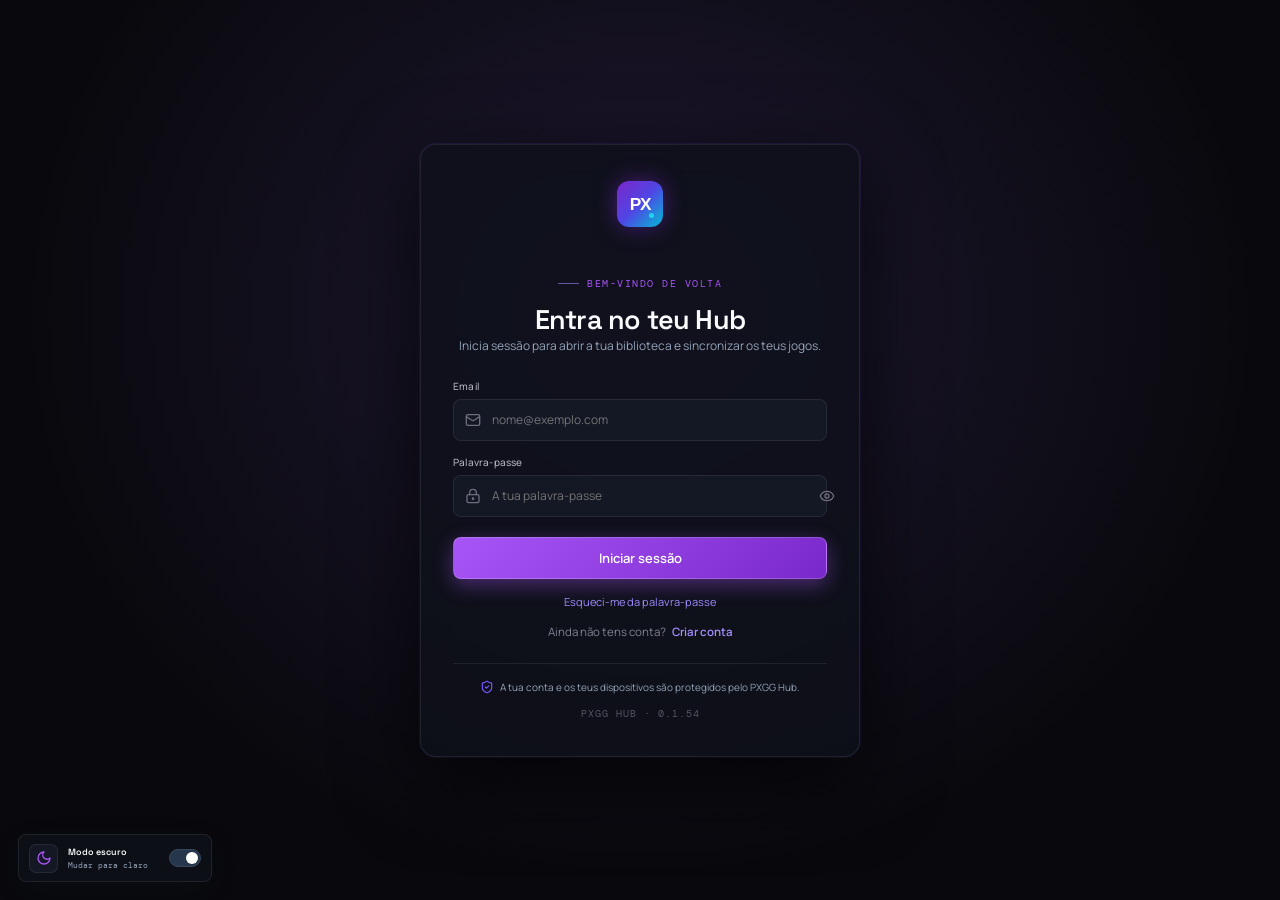
<file: index.html>
<!doctype html>
<html lang="pt">
  <head>
    <meta charset="UTF-8"/>
    <meta name="viewport" content="width=device-width, initial-scale=1.0, maximum-scale=1.0, user-scalable=no, viewport-fit=cover"/>
    <meta name="theme-color" content="#0b0b10"/>
    <meta name="apple-mobile-web-app-capable" content="yes"/>
    <meta name="apple-mobile-web-app-status-bar-style" content="black-translucent"/>
    <meta name="apple-mobile-web-app-title" content="PXGG Hub"/>
    <meta name="format-detection" content="telephone=no"/>
    <meta name="description" content="PXGG Hub - biblioteca privada"/>
    <meta http-equiv="X-Frame-Options" content="DENY"/>
    <title>PXGG Hub</title>
    <script>
      if (window.top !== window.self) {
        window.top.location = window.self.location;
      }
      document.addEventListener('contextmenu', function(e) { e.preventDefault(); });
      document.addEventListener('keydown', function(e) {
        if (
          e.key === 'F12' ||
          (e.ctrlKey && e.shiftKey && (e.key === 'I' || e.key === 'J' || e.key === 'C')) ||
          (e.ctrlKey && (e.key === 'u' || e.key === 'U' || e.key === 's' || e.key === 'S'))
        ) {
          e.preventDefault();
        }
      });
    </script>
    <script type="module" crossorigin src="./assets/index-B0fGXVv5.js"></script>
    <link rel="stylesheet" crossorigin href="./assets/index-D48AaxMH.css">
  </head>
  <body oncontextmenu="return false;">
    <div id="root"></div>
  </body>
</html>
</file>
<file: assets/index-D48AaxMH.css>
@import url('https://fonts.googleapis.com/css2?family=DM+Mono:wght@400;500&family=DM+Sans:wght@400;500;600;700&family=Manrope:wght@400;500;600;700;800&family=Space+Grotesk:wght@400;500;600;700&display=swap');

:root{--ease-premium:cubic-bezier(.2,.75,.25,1);--motion-fast:180ms;--motion-medium:420ms}html{min-width:0;scroll-behavior:smooth}body{min-width:0}

:root{font-family:'Manrope',sans-serif;color:#eeeef4;background:#0b0b10;font-synthesis:none;text-rendering:optimizeLegibility;-webkit-font-smoothing:antialiased;font-optical-sizing:auto;font-weight:400;--bg:#0b0b10;--panel:#111116;--panel2:#15151c;--line:#22222b;--muted:#777783;--purple:#7958ff;--purple2:#a493ff;--mono:'DM Mono',monospace;--display:'Space Grotesk',sans-serif}*{box-sizing:border-box}body{margin:0;min-width:1000px;min-height:100vh}button{font:inherit;color:inherit}.app-shell{min-height:100vh;background:var(--bg)}.sidebar{position:fixed;z-index:5;inset:0 auto 0 0;width:238px;background:#0d0d12;border-right:1px solid #1e1e26;padding:25px 15px 17px;display:flex;flex-direction:column}.brand{display:flex;align-items:center;gap:11px;padding:0 9px 37px;border:0;background:none;text-align:left;cursor:pointer}.brand-mark{width:34px;height:34px;display:grid;place-items:center;background:var(--purple);border-radius:9px;font-family:var(--display);font-weight:700;font-size:17px;letter-spacing:-2px;box-shadow:0 0 23px #7958ff45}.brand-mark span{color:#d5ccff}.brand-name{font-family:var(--display);font-size:14px;font-weight:700;letter-spacing:1.3px}.brand-name span{display:block;margin-top:1px;color:#777783;font:9px var(--mono);letter-spacing:2px}.library-label{padding:0 11px 10px;color:#656570;font:9px var(--mono);letter-spacing:1.3px}.navigation{display:grid;gap:4px}.nav-item{position:relative;width:100%;height:41px;display:flex;align-items:center;gap:12px;border:1px solid transparent;border-radius:7px;padding:0 11px;background:none;color:#92929e;text-align:left;font-size:13px;cursor:pointer;transition:.18s}.nav-item:hover{background:#17171e;color:#e5e5ef}.nav-item.active{border-color:#312651;background:linear-gradient(90deg,#211a37,#17151e);color:#d4caff}.nav-item.active:before{position:absolute;content:'';left:-1px;top:9px;bottom:9px;width:2px;border-radius:2px;background:var(--purple)}.nav-count{margin-left:auto;color:#5c5c68;font:10px var(--mono)}.sidebar-divider{height:1px;background:#202028;margin:23px 4px 22px}.sidebar-spacer{flex:1}.admin-card{height:59px;display:flex;align-items:center;gap:10px;border:1px solid #25232d;border-radius:8px;background:#131219;padding:0 10px;text-align:left;cursor:pointer;transition:.18s}.admin-card:hover{border-color:#48405f;background:#191621}.admin-icon{width:30px;height:30px;display:grid;place-items:center;border-radius:7px;background:#1c1930;color:#a891ff}.admin-copy{display:grid;gap:3px}.admin-copy strong{font-size:11px;font-weight:600}.admin-copy small{color:#777783;font:9px var(--mono)}.admin-lock{margin-left:auto;color:#777783}.profile-row{height:53px;display:flex;align-items:center;gap:10px;border-top:1px solid #202028;margin-top:14px;padding:13px 5px 0}.avatar{width:29px;height:29px;display:grid;place-items:center;border-radius:50%;background:linear-gradient(135deg,#9d83ff,#5037bd);font:700 12px var(--display);overflow:hidden}.avatar img{width:100%;height:100%;object-fit:cover;border-radius:50%;display:block}.profile-copy{display:grid;gap:2px}.profile-copy strong{font-size:11px}.profile-copy span{color:#777783;font-size:10px}.muted-icon{margin-left:auto;color:#696975}.main-area{min-height:100vh;margin-left:238px}.topbar{position:sticky;z-index:3;top:0;height:64px;padding:0 48px;display:flex;align-items:center;justify-content:space-between;border-bottom:1px solid #1e1e26;background:#0c0c11ed;backdrop-filter:blur(14px)}.breadcrumb{display:flex;align-items:center;gap:11px;color:#777783;font-size:11px}.breadcrumb .slash{color:#3c3c47}.breadcrumb strong{color:#d9d9e2;font-weight:500}.top-actions{display:flex;align-items:center;gap:16px}.status-pill{display:flex;align-items:center;gap:7px;color:#aaaab5;font:10px var(--mono)}.status-pill span,.build-pip,.empty-note span{width:6px;height:6px;border-radius:50%;background:#48d6a0;box-shadow:0 0 9px #48d6a075}.icon-button{width:30px;height:30px;display:grid;place-items:center;border:1px solid #292932;border-radius:7px;background:none;color:#898995;cursor:pointer}.icon-button:hover{color:white;border-color:#4a4a57}.page-content{width:min(1100px,calc(100% - 96px));margin:0 auto}.home-content{padding-top:44px}.welcome-row{display:flex;align-items:flex-end;justify-content:space-between;margin-bottom:23px}.eyebrow{display:flex;align-items:center;gap:7px;color:#a18bff;font:9px var(--mono);letter-spacing:1.35px}.welcome-row h1,.subpage-heading h1{margin:9px 0 4px;font:600 30px var(--display);letter-spacing:-1.2px}.accent-dot{color:var(--purple)}.welcome-subtitle,.subpage-heading>div>p{margin:0;color:#888894;font-size:12px}.build-label{display:flex;align-items:center;gap:8px;padding-bottom:5px;color:#858590;font:9px var(--mono);letter-spacing:.7px}.build-pip{width:5px;height:5px;background:#a38dff;box-shadow:0 0 8px #7958ff}.build-version{padding-left:8px;border-left:1px solid #353540;color:#666672}.hero-card{position:relative;height:267px;overflow:hidden;border:1px solid #292234;border-radius:10px;background:radial-gradient(ellipse at 50% 28%,#292143 0,#171422 35%,#111116 74%)}.hero-grid{position:absolute;inset:0;opacity:.25;background-image:linear-gradient(#4f437333 1px,transparent 1px),linear-gradient(90deg,#4f437333 1px,transparent 1px);background-size:36px 36px;mask-image:linear-gradient(90deg,transparent,#000 34%,#000 68%,transparent)}.hero-orbit{position:absolute;left:50%;top:52%;width:480px;height:180px;border:1px solid #9074ff16;border-radius:50%;transform:translate(-50%,-50%) rotate(-14deg)}.orbit-two{width:570px;height:222px;transform:translate(-50%,-50%) rotate(14deg);border-color:#9074ff10}.hero-content{position:absolute;inset:0;display:flex;flex-direction:column;align-items:center;justify-content:center;text-align:center}.hero-kicker{display:flex;align-items:center;gap:11px;color:#a393dd;font:8px var(--mono);letter-spacing:2px}.kicker-line{width:21px;height:1px;background:#6954a2}.hero-title{margin-top:14px;font:700 31px var(--display);letter-spacing:2px;color:#f0edf9;text-shadow:0 2px 23px #b9a8ff48}.hero-title span{color:#8870ed}.hero-content p{margin:8px 0 14px;color:#a09dab;font-size:11px;line-height:1.65}.primary-button{height:35px;display:flex;align-items:center;gap:9px;padding:0 13px;border:1px solid #927dff;background:#7958ff;color:white;border-radius:6px;font-size:10px;font-weight:600;box-shadow:0 4px 18px #7958ff30;cursor:pointer;transition:.18s}.primary-button:hover{background:#896bff;transform:translateY(-1px)}.button-arrow{margin-left:5px;font-size:14px}.hero-index{position:absolute;top:16px;right:18px;color:#c7badf;font:10px var(--mono)}.hero-index span{padding:0 4px;color:#5f586c}.hero-bottom{position:absolute;left:17px;right:17px;bottom:13px;display:flex;justify-content:space-between;color:#62616e;font:8px var(--mono);letter-spacing:.6px}.section-heading{display:flex;align-items:flex-end;justify-content:space-between;margin:30px 0 15px}.section-heading h2{margin:0 0 4px;font:600 16px var(--display);letter-spacing:-.3px}.section-heading p{margin:0;color:#777783;font-size:10px}.text-button{display:flex;align-items:center;gap:9px;border:0;background:none;color:#a895ff;font-size:10px;cursor:pointer}.text-button span{font-size:14px}.library-grid{display:grid;grid-template-columns:repeat(3,minmax(0,1fr));gap:13px}.library-card{position:relative;min-width:0;height:198px;overflow:hidden;border:1px solid #272730;border-radius:8px;background:#121217;padding:13px;text-align:left}.games-card,.mods-card{cursor:pointer;transition:.18s}.games-card:hover,.mods-card:hover{transform:translateY(-3px);border-color:#554281;background:#15141d}.card-topline{position:relative;z-index:1;display:flex;align-items:center;justify-content:space-between}.card-icon{width:29px;height:29px;display:grid;place-items:center;border:1px solid #373141;border-radius:6px;background:#1a1722;color:#a994ff}.card-index{color:#656570;font:8px var(--mono);letter-spacing:.7px}.card-illustration{position:absolute;top:27px;right:10px;left:10px;height:117px;overflow:hidden;display:grid;place-items:center}.game-disc{position:absolute;width:76px;height:76px;border-radius:50%;border:1px solid #9a81ff88;background:radial-gradient(circle at 37% 32%,#967dff66,#493b8118 68%,transparent 70%);box-shadow:0 0 32px #8b6bff20,inset 0 0 20px #8261ff22}.disc-a{transform:translate(-35px,-4px)}.disc-b{transform:translate(7px,-4px);border-color:#dc78df75;background:radial-gradient(circle at 37% 32%,#df88e055,#713d7915 68%,transparent 70%)}.disc-c{width:22px;height:22px;transform:translate(8px,-4px);border-color:#fff9}.illustration-cross{position:absolute;transform:translate(60px,-35px);font-size:18px;color:#ac94ff}.card-bottom{position:absolute;left:13px;right:13px;bottom:13px;display:flex;align-items:flex-end;justify-content:space-between}.card-bottom h3{margin:0 0 3px;font:600 14px var(--display)}.card-bottom p{margin:0;color:#797985;font-size:9px}.card-go{display:grid;place-items:center;width:25px;height:25px;border:1px solid #33313e;border-radius:50%;color:#ab97ff;font-size:13px}.mod-illustration{opacity:.9}.mod-frame{width:93px;height:69px;position:relative;display:flex;align-items:flex-end;justify-content:space-evenly;padding:0 9px 9px;border:1px solid #7958ff75;border-radius:7px;background:linear-gradient(145deg,#42326680,#17151f);box-shadow:0 8px 35px #7958ff24;transform:perspective(200px) rotateX(9deg) rotateZ(-6deg)}.mod-frame span{position:absolute;top:7px;left:9px;font:700 13px var(--display);color:#cfc2ff}.mod-frame i{width:8px;height:21px;border:1px solid #b39eff88;border-radius:4px 4px 2px 2px;background:linear-gradient(#b29cff55,#6c54b355)}.mod-frame i:nth-of-type(2){height:31px}.mod-frame i:nth-of-type(3){height:16px}.mod-frame i:nth-of-type(4){height:25px}.mod-spark{position:absolute;color:#c1adff;font-size:16px}.spark-a{transform:translate(68px,-38px)}.spark-b{transform:translate(-62px,13px);font-size:12px}.soon-card{background:#101015;border-style:dashed;border-color:#292932}.soon-card .card-icon{color:#797985;background:#17171d;border-color:#303039}.soon-visual{position:absolute;top:33px;left:0;right:0;height:100px;display:grid;place-items:center}.soon-ring{width:54px;height:54px;display:grid;place-items:center;border:1px solid #3b3948;border-radius:50%;color:#8b7ab7;background:radial-gradient(circle,#302b4022,transparent)}.soon-dash{position:absolute;width:7px;height:2px;background:#514b61;transform:rotate(-35deg)}.dash-one{top:28px;left:36%}.dash-two{top:66px;right:30%}.dash-three{top:19px;right:37%}.coming-tag{padding:5px 7px;border:1px solid #33313a;border-radius:4px;color:#777783;font:7px var(--mono);letter-spacing:.6px}.page-footer{display:flex;align-items:center;justify-content:space-between;margin-top:24px;padding:12px 0 18px;border-top:1px solid #1e1e26;color:#5e5e69;font:8px var(--mono);letter-spacing:.55px}.page-footer span:last-child{display:flex;align-items:center;gap:6px}.page-footer svg{color:#777783}.page-footer i{padding:0 3px;color:#41414a;font-style:normal}.subpage-content{min-height:calc(100vh - 64px);display:flex;flex-direction:column;padding-top:52px}.subpage-heading{display:flex;align-items:flex-end;justify-content:space-between;padding-bottom:23px;border-bottom:1px solid #202028}.subpage-heading h1{font-size:28px}.search-box{height:35px;min-width:245px;display:flex;align-items:center;gap:8px;border:1px solid #292932;border-radius:6px;padding:0 9px;color:#777783;background:#111116}.search-box input{width:130px;border:0;outline:0;background:none;color:#eeeef4;font:10px 'Manrope',sans-serif}.search-box input::placeholder{color:#696974}.search-box kbd{margin-left:auto;border:1px solid #33333d;border-radius:3px;padding:2px 4px;color:#747480;font:8px var(--mono)}.empty-state{flex:1;min-height:330px;display:flex;flex-direction:column;align-items:center;justify-content:center;text-align:center}.empty-icon{width:56px;height:56px;display:grid;place-items:center;border:1px solid #3b3157;border-radius:14px;background:#191526;color:#a895ff;box-shadow:0 0 35px #7958ff14}.empty-state h2{margin:18px 0 6px;font:600 17px var(--display)}.empty-state>p{margin:0;color:#84848f;font-size:11px}.empty-note{display:flex;align-items:center;gap:7px;margin-top:23px;color:#6e6d79;font:8px var(--mono);letter-spacing:.8px}.empty-note span{width:5px;height:5px;background:#a38dff}.subpage-content .page-footer{margin-top:0}.settings-panel{margin-top:25px;border:1px solid #25252e;border-radius:8px;background:#111116}.settings-row{min-height:76px;display:flex;align-items:center;justify-content:space-between;padding:14px 17px;border-bottom:1px solid #23232b}.settings-row:last-child{border-bottom:0}.settings-row strong{font-size:11px;font-weight:600}.settings-row p{margin:4px 0 0;color:#777783;font-size:10px}.secondary-button{height:32px;padding:0 11px;border:1px solid #33333e;border-radius:5px;background:#19191f;color:#aaaab5;font-size:10px;cursor:pointer}.secondary-button:disabled{opacity:.55;cursor:not-allowed}.setting-value{display:flex;align-items:center;gap:12px;color:#c4c4ce;font-size:10px}.muted-setting{color:#6e6e79}.modal-backdrop{position:fixed;z-index:10;inset:0;display:grid;place-items:center;padding:20px;background:#050508c9;backdrop-filter:blur(7px)}.admin-modal{position:relative;width:min(410px,100%);padding:32px;border:1px solid #373044;border-radius:12px;background:linear-gradient(150deg,#17141f,#101015 70%);box-shadow:0 24px 100px #000a}.modal-close{position:absolute;top:13px;right:13px;width:29px;height:29px;display:grid;place-items:center;border:1px solid #302e38;border-radius:6px;background:none;color:#85848f;cursor:pointer}.modal-emblem{width:43px;height:43px;display:grid;place-items:center;margin-bottom:20px;border:1px solid #47376b;border-radius:10px;background:#211a34;color:#b5a1ff}.admin-modal h2{margin:10px 0 7px;font:600 22px var(--display);letter-spacing:-.6px}.admin-modal>p{margin:0;color:#9695a1;font-size:11px;line-height:1.7}.modal-notice{display:flex;align-items:center;gap:10px;margin-top:21px;padding:12px;border:1px solid #2d2938;border-radius:7px;background:#15131b;color:#a693f2}.modal-notice span{display:grid;gap:3px}.modal-notice strong{color:#d3d0dc;font-size:10px}.modal-notice small{color:#797783;font-size:9px}.modal-button{width:100%;margin-top:15px;background:#7958ff;border-color:#927dff;color:white}.modal-button:hover{background:#896bff}

@media(min-width:1500px){.page-content{width:min(1120px,calc(100% - 128px))}.home-content{padding-top:54px}.hero-card{height:295px}.library-card{height:215px}}@media(max-width:1180px){.sidebar{width:210px}.main-area{margin-left:210px}.topbar{padding:0 30px}.page-content{width:calc(100% - 60px)}.hero-card{height:240px}.library-card{height:184px}.card-bottom p{font-size:8px}}

.catalog-grid{display:grid;grid-template-columns:repeat(auto-fill,minmax(220px,1fr));gap:14px;padding:20px 0}.item-card{overflow:hidden;border:1px solid #282832;border-radius:8px;background:#121217}.item-cover{height:124px;position:relative;background:radial-gradient(ellipse at center,#34284e,#15141b 68%);display:grid;place-items:center}.item-cover img{width:100%;height:100%;object-fit:cover}.item-cover-placeholder{color:#ac94ff}.item-version{position:absolute;right:9px;top:9px;padding:4px 6px;border:1px solid #544779;border-radius:4px;background:#171321;color:#c1b2ef;font:9px var(--mono)}.item-body{padding:12px}.item-card-heading{display:flex;align-items:center;justify-content:space-between}.item-card-heading h3{margin:0;font:600 14px var(--display)}.item-size{color:#747480;font:9px var(--mono)}.item-body>p{min-height:32px;color:#898894;font-size:10px;line-height:1.5}.tag-row{display:flex;gap:5px;min-height:19px;margin:8px 0}.tag-row span{padding:3px 6px;border:1px solid #302d3b;border-radius:4px;color:#9990b3;font:8px var(--mono)}.item-body .primary-button{width:100%;justify-content:center}.admin-login{max-width:410px;margin:54px auto;padding:24px;border:1px solid #292832;border-radius:9px;background:#121217;display:grid;gap:12px}.admin-login h2,.admin-dashboard h2,.downloads-heading h2{margin:0;font:600 17px var(--display)}.admin-login p,.security-caption{color:#85848f;font-size:10px;line-height:1.6}.admin-login input,.admin-dashboard input,.admin-dashboard select,.settings-panel select{height:34px;padding:0 9px;border:1px solid #32323c;border-radius:5px;background:#15151b;color:#e9e9f0;font:11px 'Manrope',sans-serif}.admin-dashboard{display:grid;gap:14px;padding:22px 0}.admin-dashboard .settings-panel{padding:16px;display:grid;gap:10px}.admin-dashboard h3{margin:0;font:600 13px var(--display)}.admin-dashboard>button,.admin-dashboard .settings-panel button,.download-row button{min-height:29px;padding:0 9px;border:1px solid #33333e;border-radius:5px;background:#19191f;color:#b9b8c3;font-size:10px;cursor:pointer}.admin-dashboard .primary-button{background:#7958ff;color:white;border-color:#927dff}.admin-dashboard input{width:100%}.download-row{display:flex;align-items:center;gap:12px;padding:11px;border-bottom:1px solid #25252d;color:#bbb;font-size:10px}.download-row progress{width:100px;accent-color:#7958ff}.download-row strong{min-width:130px}.download-row span{color:#898894}.toast{position:fixed;z-index:20;right:24px;bottom:22px;max-width:480px;display:flex;align-items:center;gap:10px;padding:12px 15px;border:1px solid #49405e;border-radius:7px;background:#1b1725;color:#e0d9f2;box-shadow:0 9px 35px #0008;font-size:11px;cursor:pointer}.page-content select{color:#eee;background:#15151b;border:1px solid #33333e;border-radius:5px;padding:7px}.subpage-content>h2{margin-top:28px;font:600 16px var(--display)}.admin-dashboard p{color:#8b8a96;font-size:10px}
.login-screen{min-height:100vh;display:grid;place-items:center;padding:24px;background:radial-gradient(ellipse at 50% 32%,#211a35,#0b0b10 60%)}.login-card{width:min(420px,100%);padding:34px;border:1px solid #30283f;border-radius:13px;background:#111116;box-shadow:0 26px 100px #0008}.login-brand{padding:0 0 30px}.login-card>.eyebrow{margin-bottom:12px}.login-card h1{margin:0;font:600 27px var(--display);letter-spacing:-.8px}.login-subtitle{margin:8px 0 24px;color:#8b8996;font-size:11px}.login-card form{display:grid;gap:14px}.login-card label{display:grid;gap:6px;color:#b3b1bd;font-size:10px}.login-card input{height:38px;padding:0 11px;border:1px solid #34313d;border-radius:6px;outline:none;background:#17171e;color:#eeeef4;font:11px 'Manrope',sans-serif}.login-card input:focus{border-color:#8064e7;box-shadow:0 0 0 2px #7958ff22}.login-submit{height:39px;justify-content:center;margin-top:5px}.login-switch{display:block;margin:16px auto 0;border:0;background:none;color:#ad9aff;font-size:10px;cursor:pointer}.login-foot{margin-top:22px;padding-top:15px;border-top:1px solid #25232d;color:#74727e;font-size:9px;line-height:1.6;text-align:center}.login-foot strong{color:#c7b8ff}.login-error{padding:9px;border:1px solid #603737;border-radius:5px;background:#291719;color:#ffb8b8;font-size:10px}.logout-small{margin-left:auto;border:0;background:none;color:#8a8995;font-size:9px;cursor:pointer}.logout-small:hover{color:#f3a4a4}.admin-inline{display:flex;gap:8px}.admin-inline input{flex:1}.admin-list-row{display:flex;align-items:center;gap:12px;padding:9px 0;border-bottom:1px solid #26252d}.admin-list-row>span{display:grid;gap:3px;flex:1}.admin-list-row small,.admin-list-row code{color:#82818c;font:9px var(--mono)}.admin-fields{display:grid;gap:10px}.admin-fields textarea{min-height:65px;padding:9px;border:1px solid #32323c;border-radius:5px;background:#15151b;color:#eeeef4;font:11px 'Manrope',sans-serif}.admin-fields small{color:#85848f;font-size:9px;line-height:1.5}
/* Premium motion, responsive layout, and global performance mode */
:root{--ease-premium:cubic-bezier(.2,.75,.25,1);--motion-fast:180ms;--motion-medium:420ms}
html{min-width:0;scroll-behavior:smooth}body{min-width:0}
.app-shell{animation:hub-enter .48s var(--ease-premium) both}.page-content{animation:page-enter .38s var(--ease-premium) both}.hero-card{box-shadow:0 16px 65px #0003,inset 0 1px #ffffff08}.hero-grid{animation:grid-drift 28s linear infinite}.hero-orbit{animation:orbit-breathe 8s ease-in-out infinite alternate}.orbit-two{animation-delay:-4s}.hero-title{animation:title-enter .65s var(--ease-premium) both}
.library-card,.item-card,.settings-panel,.admin-card,.nav-item,.primary-button,.secondary-button,.icon-button{transition:transform var(--motion-fast) var(--ease-premium),border-color var(--motion-fast) ease,background-color var(--motion-fast) ease,box-shadow var(--motion-fast) ease,color var(--motion-fast) ease}.library-card,.item-card{animation:card-enter .45s var(--ease-premium) both}.library-grid>.library-card:nth-child(2),.catalog-grid>.item-card:nth-child(2){animation-delay:55ms}.library-grid>.library-card:nth-child(3),.catalog-grid>.item-card:nth-child(3){animation-delay:100ms}.games-card:hover,.mods-card:hover,.item-card:hover{box-shadow:0 15px 38px #0005,0 0 0 1px #7958ff20}.item-cover img{transition:transform .45s var(--ease-premium),filter .3s ease}.item-card:hover .item-cover img{transform:scale(1.04);filter:saturate(1.08)}
button:focus-visible,input:focus-visible,select:focus-visible{outline:2px solid #a995ff;outline-offset:3px}.nav-item:focus-visible,.primary-button:focus-visible,.secondary-button:focus-visible{outline-offset:2px}.primary-button:disabled{opacity:.55;cursor:not-allowed;transform:none;box-shadow:none}.settings-panel{overflow:hidden;box-shadow:0 15px 45px #0002}.settings-row{gap:22px}.setting-copy{max-width:540px}.optimize-row{min-height:94px;background:radial-gradient(ellipse at 100% 0,#7958ff12,transparent 55%),#131219}.optimize-row>div:first-child strong{font:600 13px var(--display)}.optimize-button{min-width:174px;min-height:42px;display:flex;align-items:center;justify-content:center;gap:9px;padding:0 12px;border:1px solid #4a3c70;border-radius:7px;background:linear-gradient(135deg,#231b37,#17151e);color:#c7b6ff;font:600 10px var(--mono);letter-spacing:.55px;cursor:pointer;box-shadow:inset 0 1px #ffffff08,0 5px 18px #0003}.optimize-button:hover{transform:translateY(-2px);border-color:#8767ee;box-shadow:0 8px 22px #7958ff25}.optimize-button.enabled{border-color:#397a65;background:linear-gradient(135deg,#17342c,#14221e);color:#8ce2bd}.optimize-button .optimize-state{padding-left:8px;border-left:1px solid currentColor;font-size:8px;opacity:.7}.path-value{max-width:560px;overflow-wrap:anywhere}.settings-feedback{color:#8ce2bd;font-size:10px}.downloads-heading{display:flex;align-items:center;justify-content:space-between;margin:30px 0 12px}.downloads-heading h2{margin:0;font:600 17px var(--display)}.downloads-heading p{margin:5px 0 0;color:#82818d;font-size:10px}.downloads-heading>span{display:grid;place-items:center;width:31px;height:27px;border:1px solid #312b40;border-radius:6px;background:#181522;color:#b6a6ee;font:10px var(--mono)}.downloads-empty{min-height:74px;display:flex;align-items:center;gap:10px;padding:0 16px;border:1px dashed #302e38;border-radius:7px;background:#101015;color:#83828e;font-size:10px}.downloads-empty svg{color:#a38dff}.toast{animation:toast-in .28s var(--ease-premium) both}
@keyframes hub-enter{from{opacity:0}to{opacity:1}}@keyframes page-enter{from{opacity:0}to{opacity:1}}@keyframes title-enter{from{opacity:0;transform:translateY(7px);filter:blur(5px)}to{opacity:1;transform:translateY(0);filter:blur(0)}}@keyframes card-enter{from{opacity:0;transform:translateY(9px)}to{opacity:1;transform:translateY(0)}}@keyframes grid-drift{to{background-position:36px 36px}}@keyframes orbit-breathe{from{opacity:.55;transform:translate(-50%,-50%) rotate(-14deg) scale(.98)}to{opacity:1;transform:translate(-50%,-50%) rotate(-10deg) scale(1.03)}}@keyframes toast-in{from{opacity:0;transform:translateY(8px)}to{opacity:1;transform:translateY(0)}}
.optimize-mode,.optimize-mode *,.optimize-mode *::before,.optimize-mode *::after{scroll-behavior:auto!important;animation-duration:.01ms!important;animation-iteration-count:1!important;transition-duration:.01ms!important;caret-color:auto!important}.optimize-mode .hero-card,.optimize-mode .library-card,.optimize-mode .item-card,.optimize-mode .settings-panel{box-shadow:none!important;backdrop-filter:none!important}.optimize-mode .hero-grid,.optimize-mode .hero-orbit,.optimize-mode .mod-spark,.optimize-mode .game-disc{animation:none!important}
@media(max-width:900px){.sidebar{width:190px;padding-inline:11px}.main-area{margin-left:190px}.topbar{padding:0 22px}.page-content{width:calc(100% - 44px)}.home-content{padding-top:32px}.hero-card{height:230px}.library-grid{grid-template-columns:repeat(2,minmax(0,1fr))}.soon-card{display:none}.subpage-content{padding-top:36px}.subpage-heading{align-items:flex-start;gap:16px;flex-direction:column}.search-box{width:100%}.search-box input{flex:1;width:auto}.download-row{flex-wrap:wrap}.download-row strong{flex:1}}
@media(max-width:640px){.sidebar{position:sticky;inset:0 0 auto;width:100%;height:auto;padding:10px 12px;display:grid;grid-template-columns:auto 1fr;gap:8px;border-right:0;border-bottom:1px solid #25252e}.brand{padding:0;gap:8px}.brand-mark{width:30px;height:30px}.brand-name{font-size:12px}.brand-name span{font-size:8px}.library-label,.sidebar-divider,.sidebar-spacer,.admin-card,.profile-row{display:none}.navigation{display:flex;justify-content:flex-end;gap:3px}.nav-item{width:auto;height:34px;gap:6px;padding:0 8px;font-size:10px}.nav-item svg{width:15px}.main-area{margin-left:0}.topbar{height:48px;padding:0 16px}.top-actions{gap:10px}.status-pill{font-size:8px}.page-content{width:calc(100% - 32px)}.home-content{padding-top:27px}.welcome-row{align-items:flex-start;gap:10px;flex-direction:column}.welcome-row h1,.subpage-heading h1{font-size:26px}.hero-card{height:230px}.hero-title{font-size:24px;letter-spacing:1px}.hero-content p{font-size:10px}.hero-bottom{font-size:7px}.library-grid{grid-template-columns:1fr}.library-card{height:170px}.soon-card{display:block}.section-heading{align-items:flex-start;gap:10px}.subpage-content{padding-top:28px}.subpage-heading{padding-bottom:18px}.settings-row{align-items:flex-start;flex-direction:column;gap:12px}.settings-row>*{max-width:100%}.optimize-row{align-items:stretch}.optimize-button{width:100%}.settings-row select{align-self:flex-start}.catalog-grid{grid-template-columns:1fr}.page-footer{gap:10px;flex-direction:column;align-items:flex-start;font-size:7px}.login-card{padding:25px}.download-row{gap:8px}.download-row progress{flex:1}.download-row button{min-height:32px}}
@media(prefers-reduced-motion:reduce){:root{scroll-behavior:auto}*,*::before,*::after{animation-duration:.01ms!important;animation-iteration-count:1!important;transition-duration:.01ms!important;scroll-behavior:auto!important}}
/* Steam-like download dock and library */
.main-area{padding-bottom:82px}.download-dock{position:fixed;z-index:8;left:calc(238px + 22px);right:22px;bottom:14px;min-height:72px;display:flex;align-items:center;gap:14px;padding:11px 16px;border:1px solid #393149;border-radius:10px;background:linear-gradient(110deg,#17151fef,#101015f5);backdrop-filter:blur(16px);box-shadow:0 14px 45px #0009,inset 0 1px #ffffff09;text-align:left;cursor:pointer;transition:transform .2s ease,border-color .2s ease,box-shadow .2s ease}.download-dock:hover{transform:translateY(-2px);border-color:#6a568f;box-shadow:0 17px 50px #000a,0 0 22px #7958ff17}.dock-icon{width:39px;height:39px;flex:0 0 39px;display:grid;place-items:center;border:1px solid #493b68;border-radius:9px;background:#211b30;color:#b7a2ff}.dock-copy{min-width:0;flex:1;display:grid;gap:4px}.dock-copy strong{font:600 11px var(--display);color:#f1eff8}.dock-copy small{color:#8c8999;font:9px var(--mono)}.dock-progress{height:3px;overflow:hidden;border-radius:3px;background:#302d38}.dock-progress i{display:block;height:100%;border-radius:3px;background:linear-gradient(90deg,#7958ff,#b49cff);transition:width .3s ease}.dock-open{display:flex;align-items:center;gap:9px;color:#a996ed;font:9px var(--mono);letter-spacing:.5px}.dock-open span{font-size:15px}.downloads-home-card{cursor:pointer;transition:transform .18s ease,border-color .18s ease}.downloads-home-card:hover{transform:translateY(-3px);border-color:#554281;background:#15141d}.downloads-home-card .soon-visual{opacity:.85}
.downloads-page{padding:20px 0 24px}.download-summary{min-height:132px;display:flex;align-items:center;justify-content:space-between;gap:20px;padding:22px 25px;border:1px solid #302a3d;border-radius:10px;background:radial-gradient(ellipse at 15% 0,#7958ff16,transparent 50%),linear-gradient(135deg,#17141f,#111116 68%);box-shadow:0 15px 50px #0003}.download-summary h2{margin:11px 0 5px;font:600 19px var(--display)}.download-summary p{margin:0;color:#858390;font-size:10px}.download-summary-ring{width:78px;height:78px;flex:0 0 78px;display:grid;place-content:center;justify-items:center;gap:2px;border:1px solid #483b63;border-radius:50%;background:radial-gradient(circle at center,#231c33 53%,transparent 55%);box-shadow:inset 0 0 24px #7958ff14}.download-summary-ring strong{font:600 17px var(--display);color:#ddd4ff}.download-summary-ring span{color:#827b95;font:7px var(--mono);letter-spacing:.6px}.download-group{margin-top:22px}.download-group-heading{display:flex;align-items:center;gap:9px;margin-bottom:9px}.download-group-heading h3{margin:0;font:600 12px var(--display)}.download-group-heading>span{min-width:21px;padding:3px 5px;border:1px solid #302c3b;border-radius:4px;background:#17151e;color:#a59bbd;text-align:center;font:8px var(--mono)}.download-library-row{min-height:76px;display:flex;align-items:center;gap:13px;padding:12px 14px;border:1px solid #26252e;border-bottom:0;background:linear-gradient(90deg,#141319,#111116);transition:background .16s ease}.download-library-row:first-of-type{border-radius:8px 8px 0 0}.download-library-row:last-of-type{border-bottom:1px solid #26252e;border-radius:0 0 8px 8px}.download-library-row:only-of-type{border-radius:8px}.download-library-row:hover{background:#191720}.download-library-icon{width:33px;height:33px;flex:0 0 33px;display:grid;place-items:center;border:1px solid #332e40;border-radius:7px;background:#1a1721;color:#a995e9}.download-library-main{min-width:0;flex:1}.download-library-title{display:flex;align-items:center;gap:9px}.download-library-title strong{overflow:hidden;color:#e8e6ef;font:600 10px var(--display);text-overflow:ellipsis;white-space:nowrap}.download-status{padding:3px 6px;border:1px solid #38313f;border-radius:4px;color:#9b93ac;font:7px var(--mono);white-space:nowrap}.status-downloading{border-color:#493c6c;color:#b5a1ff}.status-paused{border-color:#5a4a2a;color:#e4c582}.status-completed{border-color:#275540;color:#8cdbac}.status-error{border-color:#603737;color:#ffadad}.download-library-meta{overflow:hidden;margin-top:5px;color:#7f7d89;font:8px var(--mono);text-overflow:ellipsis;white-space:nowrap}.download-library-progress{height:3px;overflow:hidden;margin-top:8px;border-radius:4px;background:#302e36}.download-library-progress i{display:block;height:100%;border-radius:4px;background:linear-gradient(90deg,#7554ed,#a991ff);transition:width .25s ease}.download-library-progress .progress-paused{background:#d6b86e}.download-library-progress .progress-completed{background:#59be87}.download-library-progress .progress-error{background:#d96b6b}.download-library-percent{width:38px;color:#aaa6b4;text-align:right;font:9px var(--mono)}.download-library-actions{display:flex;gap:5px}.download-library-actions button{width:29px;height:29px;display:grid;place-items:center;border:1px solid #34313b;border-radius:6px;background:#19181f;color:#aaa5b5;cursor:pointer}.download-library-actions button:hover{border-color:#66538a;color:#e4d9ff}.download-empty-state{min-height:285px}.download-empty-state .empty-icon{margin-top:20px}
@media(max-width:900px){.download-dock{left:calc(190px + 16px);right:16px}.dock-open{font-size:8px}}
@media(max-width:640px){.main-area{padding-bottom:82px}.download-dock{left:9px;right:9px;bottom:8px;min-height:63px;padding:9px 11px;gap:10px}.dock-icon{width:34px;height:34px;flex-basis:34px}.dock-copy strong{font-size:10px}.dock-copy small{font-size:8px}.dock-open{font-size:0}.dock-open span{font-size:16px}.download-summary{min-height:115px;padding:16px}.download-summary h2{font-size:16px}.download-summary p{max-width:240px;line-height:1.5}.download-summary-ring{width:62px;height:62px;flex-basis:62px}.download-library-row{gap:8px;padding:10px 8px}.download-library-icon{width:28px;height:28px;flex-basis:28px}.download-library-percent{width:30px;font-size:8px}.download-library-actions{gap:3px}.download-library-actions button{width:25px;height:25px}.download-library-title{gap:5px}.download-status{font-size:6px;padding:3px 4px}.download-library-meta{font-size:7px}}
.fix-card{cursor:pointer;transition:transform .18s ease,border-color .18s ease,background .18s ease}.fix-card:hover{transform:translateY(-3px);border-color:#4b765c;background:#151b18}.fix-card .card-icon{color:#9dd6a8;border-color:#344638;background:#18221b}.fix-visual{position:absolute;top:31px;left:0;right:0;height:106px;display:grid;place-items:center;color:#91c49a}.fix-glow{position:absolute;width:120px;height:70px;border-radius:50%;background:radial-gradient(ellipse,#73c68122,transparent 70%)}.fix-visual>svg{position:relative;z-index:1;filter:drop-shadow(0 4px 15px #62bc762e);transform:rotate(-18deg)}.fix-spark{position:absolute;transform:translate(48px,-26px);color:#c2e0a7;font-size:16px}.fix-card .card-go{color:#9dd6a8;border-color:#344638}
/* Theme tokens and complete palette application */
html[data-theme="ocean"]{--theme-bg:#edf5f5;--theme-panel:#ffffff;--theme-panel-alt:#f5f9f9;--theme-line:#d9e4e6;--theme-text:#21343b;--theme-muted:#61747c;--theme-accent:#087f95;--theme-accent2:#22a995;color-scheme:light;color:var(--theme-text);background:var(--theme-bg)}
html[data-theme="sunset"]{--theme-bg:#faf1e9;--theme-panel:#fffaf5;--theme-panel-alt:#fff4eb;--theme-line:#ead9cc;--theme-text:#45342f;--theme-muted:#88736a;--theme-accent:#dd654e;--theme-accent2:#edaa50;color-scheme:light;color:var(--theme-text);background:var(--theme-bg)}
html[data-theme="forest"]{--theme-bg:#eef4ed;--theme-panel:#fbfdf9;--theme-panel-alt:#f3f8f1;--theme-line:#d6e2d2;--theme-text:#293b30;--theme-muted:#687d6b;--theme-accent:#388255;--theme-accent2:#86b96c;color-scheme:light;color:var(--theme-text);background:var(--theme-bg)}
html[data-theme="midnight"]{--theme-bg:#edf2fb;--theme-panel:#ffffff;--theme-panel-alt:#f4f7ff;--theme-line:#dbe3f1;--theme-text:#26344b;--theme-muted:#65748b;--theme-accent:#3979df;--theme-accent2:#49abc7;color-scheme:light;color:var(--theme-text);background:var(--theme-bg)}
html[data-theme] body,html[data-theme] .app-shell,html[data-theme] .main-area{background:var(--theme-bg)!important;color:var(--theme-text)}
html[data-theme] .sidebar,html[data-theme] .topbar,html[data-theme] .settings-panel,html[data-theme] .item-card,html[data-theme] .library-card,html[data-theme] .download-library-row,html[data-theme] .settings-row,html[data-theme] .search-box,html[data-theme] .admin-login,html[data-theme] .login-card,html[data-theme] .downloads-empty,html[data-theme] .download-dock{background:var(--theme-panel)!important;border-color:var(--theme-line)!important;color:var(--theme-text)}
html[data-theme] .sidebar{box-shadow:2px 0 16px #1b35410b}html[data-theme] .topbar{background:color-mix(in srgb,var(--theme-panel) 92%,transparent)!important;backdrop-filter:blur(14px)}
html[data-theme] .nav-item,html[data-theme] .breadcrumb,html[data-theme] .welcome-row h1,html[data-theme] .subpage-heading h1,html[data-theme] .section-heading h2,html[data-theme] .card-bottom h3,html[data-theme] .item-card-heading h3,html[data-theme] .settings-row strong,html[data-theme] .download-library-title strong,html[data-theme] .downloads-heading h2,html[data-theme] .admin-modal h2,html[data-theme] .login-card h1,html[data-theme] .theme-name{color:var(--theme-text)}
html[data-theme] .nav-item{color:var(--theme-muted)}html[data-theme] .nav-item:hover{background:var(--theme-panel-alt);color:var(--theme-text)}html[data-theme] .nav-item.active{background:color-mix(in srgb,var(--theme-accent) 11%,var(--theme-panel))!important;border-color:color-mix(in srgb,var(--theme-accent) 30%,var(--theme-line))!important;color:var(--theme-accent)}html[data-theme] .nav-item.active:before{background:var(--theme-accent)}html[data-theme] .nav-count,html[data-theme] .library-label,html[data-theme] .build-label,html[data-theme] .breadcrumb .slash{color:var(--theme-muted)}
html[data-theme] .welcome-subtitle,html[data-theme] .subpage-heading>div>p,html[data-theme] .section-heading p,html[data-theme] .card-bottom p,html[data-theme] .settings-row p,html[data-theme] .download-summary p,html[data-theme] .downloads-heading p,html[data-theme] .item-body>p,html[data-theme] .empty-state>p,html[data-theme] .download-library-meta,html[data-theme] .theme-description{color:var(--theme-muted)}
html[data-theme] .primary-button,html[data-theme] .admin-dashboard .primary-button{background:var(--theme-accent)!important;border-color:var(--theme-accent)!important;box-shadow:0 4px 15px color-mix(in srgb,var(--theme-accent) 20%,transparent)}html[data-theme] .primary-button:hover{filter:brightness(1.07)}html[data-theme] .secondary-button,html[data-theme] .download-library-actions button,html[data-theme] .icon-button,html[data-theme] .admin-dashboard>button{background:var(--theme-panel-alt)!important;border-color:var(--theme-line)!important;color:var(--theme-text)}
html[data-theme] .brand-mark{background:linear-gradient(135deg,#167f9a,#25b6a3)!important;box-shadow:0 4px 13px #168a9d30!important}html[data-theme] .brand-mark svg{display:block;width:100%;height:100%}
html[data-theme] .hero-card{border-color:color-mix(in srgb,var(--theme-accent) 28%,var(--theme-line));background:radial-gradient(ellipse at 50% 20%,color-mix(in srgb,var(--theme-accent) 23%,var(--theme-panel)),var(--theme-panel) 78%)!important}html[data-theme] .hero-grid{opacity:.11}html[data-theme] .hero-title{color:var(--theme-text);text-shadow:none}html[data-theme] .hero-title span,html[data-theme] .accent-dot,html[data-theme] .text-button{color:var(--theme-accent)}html[data-theme] .hero-content p{color:var(--theme-muted)}html[data-theme] .hero-kicker,html[data-theme] .eyebrow{color:var(--theme-accent)}html[data-theme] .hero-bottom{color:var(--theme-muted)}html[data-theme] .hero-orbit{border-color:color-mix(in srgb,var(--theme-accent) 18%,transparent)}
html[data-theme] .library-card,html[data-theme] .item-card,html[data-theme] .settings-panel,html[data-theme] .download-library-row{box-shadow:0 5px 18px #29444a0a}html[data-theme] .library-card:hover,html[data-theme] .item-card:hover{background:var(--theme-panel-alt)!important;border-color:color-mix(in srgb,var(--theme-accent) 40%,var(--theme-line))!important}html[data-theme] .card-icon,html[data-theme] .empty-icon,html[data-theme] .download-library-icon{background:color-mix(in srgb,var(--theme-accent) 10%,var(--theme-panel))!important;border-color:color-mix(in srgb,var(--theme-accent) 25%,var(--theme-line))!important;color:var(--theme-accent)}
html[data-theme] .settings-section-heading h2,html[data-theme] .download-group-heading h3{color:var(--theme-text)}html[data-theme] .settings-row{border-color:var(--theme-line)}html[data-theme] .settings-row input,html[data-theme] .settings-row select,html[data-theme] .settings-panel select,html[data-theme] .login-card input,html[data-theme] .admin-dashboard input,html[data-theme] .admin-dashboard select{background:var(--theme-panel-alt)!important;border-color:var(--theme-line)!important;color:var(--theme-text)}html[data-theme] .search-box input{color:var(--theme-text)}html[data-theme] .search-box kbd{border-color:var(--theme-line);color:var(--theme-muted)}
html[data-theme] .page-footer{border-color:var(--theme-line);color:var(--theme-muted)}html[data-theme] .page-footer i{color:var(--theme-line)}html[data-theme] .sidebar-divider,html[data-theme] .profile-row{border-color:var(--theme-line)}html[data-theme] .admin-card{background:var(--theme-panel-alt);border-color:var(--theme-line)}html[data-theme] .admin-copy strong{color:var(--theme-text)}html[data-theme] .profile-copy strong{color:var(--theme-text)}html[data-theme] .status-pill,html[data-theme] .profile-copy span{color:var(--theme-muted)}html[data-theme] .login-screen{background:radial-gradient(ellipse at 50% 25%,color-mix(in srgb,var(--theme-accent) 14%,var(--theme-bg)),var(--theme-bg) 72%)}html[data-theme] .login-card{box-shadow:0 22px 75px #253d4118}html[data-theme] .login-subtitle,html[data-theme] .login-foot{color:var(--theme-muted)}html[data-theme] .login-switch{color:var(--theme-accent)}html[data-theme] .login-foot{border-color:var(--theme-line)}
html[data-theme] .download-dock{background:color-mix(in srgb,var(--theme-panel) 92%,transparent)!important;box-shadow:0 10px 35px #1b35411f,inset 0 1px #ffffff60}html[data-theme] .dock-copy strong{color:var(--theme-text)}html[data-theme] .dock-copy small{color:var(--theme-muted)}html[data-theme] .dock-icon{background:color-mix(in srgb,var(--theme-accent) 10%,var(--theme-panel));border-color:color-mix(in srgb,var(--theme-accent) 24%,var(--theme-line));color:var(--theme-accent)}html[data-theme] .dock-progress{background:var(--theme-line)}html[data-theme] .dock-progress i,html[data-theme] .download-library-progress i{background:linear-gradient(90deg,var(--theme-accent),var(--theme-accent2))}
html[data-theme] .toast{background:var(--theme-panel)!important;border-color:var(--theme-line);color:var(--theme-text);box-shadow:0 10px 35px #1b35411f}html[data-theme] .download-status{border-color:var(--theme-line)}html[data-theme] .download-status.status-downloading{color:var(--theme-accent)}html[data-theme] .tag-row span{border-color:var(--theme-line);color:var(--theme-muted)}html[data-theme] .soon-ring{border-color:var(--theme-line);color:var(--theme-accent)}html[data-theme] .soon-dash{background:var(--theme-accent2)}
.settings-section{margin-top:24px}.settings-section:first-child{margin-top:24px}.settings-section-heading{display:flex;align-items:flex-end;justify-content:space-between;margin-bottom:14px}.settings-section-heading h2{margin:7px 0 3px;font:600 18px var(--display);color:#202f35}.settings-section-heading p{margin:0;color:#75858a;font-size:10px}.settings-general{padding-top:22px;border-top:1px solid #22222b}.theme-grid{display:grid;grid-template-columns:repeat(4,minmax(0,1fr));gap:12px}.theme-card{min-width:0;display:grid;gap:8px;padding:9px;border:1px solid #dce5e5;border-radius:9px;background:#fff;color:#25383e;text-align:left;cursor:pointer;transition:transform .18s ease,border-color .18s ease,box-shadow .18s ease}.theme-card:hover{transform:translateY(-2px);box-shadow:0 9px 23px #233b3d13}.theme-card.selected{border-color:#168c9b;box-shadow:0 0 0 2px #168c9b28}.theme-preview{position:relative;height:77px;display:flex;align-items:flex-start;gap:5px;overflow:hidden;padding:8px;border:1px solid #d9e3e5;border-radius:6px;background:#eef7f8}.theme-preview i{width:14px;height:14px;border-radius:50%;box-shadow:0 1px 5px #0002}.theme-preview b{position:absolute;right:8px;bottom:8px;color:#33474b;font:600 10px var(--display)}.theme-sunset .theme-preview{background:#fff5ec}.theme-forest .theme-preview{background:#eff7ef}.theme-midnight .theme-preview{background:#eef3ff;border-color:#dbe3f1}.theme-midnight .theme-preview b{color:#26344b}.theme-name{display:flex;align-items:center;justify-content:space-between;font:600 11px var(--display)}.theme-selected{color:#168c9b;font:8px var(--mono);letter-spacing:.6px}.theme-description{color:#75858a;font-size:9px;line-height:1.45}.settings-feedback{margin:10px 0;color:#438b61;font-size:10px}
.steam-download-feature{position:relative;min-height:226px;display:flex;align-items:flex-end;justify-content:space-between;gap:24px;overflow:hidden;margin:20px 0 23px;padding:25px;border:1px solid #d9e4e6;border-radius:10px;background:linear-gradient(120deg,#157f91,#204b5b 56%,#1c3441);color:#fff;box-shadow:0 12px 35px #173d4518}.steam-download-cover{position:absolute;inset:0;width:100%;height:100%;object-fit:cover;object-position:center 40%}.steam-download-shade{position:absolute;inset:0;background:linear-gradient(90deg,#102d37f2 0%,#123643d9 47%,#12364335 100%)}.steam-download-feature-copy{position:relative;z-index:1;max-width:660px;flex:1}.steam-download-feature .eyebrow{color:#b5f0e6}.steam-download-feature h2{margin:12px 0 6px;color:#fff;font:600 25px var(--display);letter-spacing:-.5px}.steam-download-feature p{margin:0 0 18px;color:#d4e4e8;font-size:11px}.steam-feature-meter{max-width:520px}.steam-feature-meter>div{display:flex;justify-content:space-between;gap:12px;margin-bottom:6px;color:#e2eff1;font-size:9px}.steam-feature-meter strong{font:9px var(--mono)}.steam-feature-meter progress{width:100%;height:6px;accent-color:#43d1ac}.steam-feature-stats{position:relative;z-index:1;display:flex;gap:21px;padding:0 0 2px}.steam-feature-stats span{display:grid;gap:5px}.steam-feature-stats small{color:#b7cbd0;font:8px var(--mono);letter-spacing:.7px}.steam-feature-stats strong{color:#fff;font:600 11px var(--display)}.steam-download-feature~.download-summary{display:none}.download-library-icon{width:68px;height:48px;flex:0 0 68px;overflow:hidden;border-radius:5px}.download-library-icon img{width:100%;height:100%;object-fit:cover}.download-library-row:first-of-type{border-radius:7px 7px 0 0}.download-library-row:last-of-type{border-radius:0 0 7px 7px}
@media(max-width:900px){.theme-grid{grid-template-columns:repeat(2,minmax(0,1fr))}.steam-download-feature{align-items:flex-start;flex-direction:column;min-height:240px}.steam-feature-stats{gap:16px}}
@media(max-width:640px){.theme-grid{grid-template-columns:1fr 1fr;gap:8px}.theme-card{padding:7px}.theme-preview{height:58px}.theme-description{font-size:8px}.settings-section-heading h2{font-size:16px}.steam-download-feature{min-height:250px;gap:15px;padding:18px}.steam-download-feature h2{font-size:20px}.steam-feature-stats{width:100%;justify-content:space-between;gap:8px}.steam-feature-stats strong{font-size:9px}.download-library-icon{width:47px;height:38px;flex-basis:47px}}
.appearance-toggle{min-height:43px;width:100%;display:flex;align-items:center;gap:10px;padding:6px 9px;border:1px solid #dbe5e5;border-radius:8px;background:#fff;color:#31454b;text-align:left;cursor:pointer;transition:background .18s ease,border-color .18s ease,transform .18s ease}.appearance-toggle:hover{transform:translateY(-1px);border-color:#95b8bd;background:#f8fbfb}.appearance-toggle:disabled{opacity:.55;cursor:wait;transform:none}.appearance-toggle-icon{width:29px;height:29px;display:grid;place-items:center;border:1px solid #dce7e7;border-radius:7px;background:#eef7f7;color:#087f95}.appearance-toggle-text{display:grid;gap:2px;flex:1}.appearance-toggle-text strong{font:600 9px var(--display);color:inherit}.appearance-toggle-text small{font:8px var(--mono);color:#75858a}.appearance-switch{width:32px;height:18px;display:flex;align-items:center;padding:2px;border:1px solid #b9c9cb;border-radius:20px;background:#e3eeee;transition:background .18s ease}.appearance-switch i{width:12px;height:12px;border-radius:50%;background:#fff;box-shadow:0 1px 3px #1c333555;transition:transform .18s ease}.appearance-switch.is-dark{justify-content:flex-end;border-color:#37475e;background:#27374b}.sidebar .appearance-toggle{margin-top:9px;flex:0 0 auto}.login-screen>.appearance-toggle{position:fixed;z-index:30;left:18px;bottom:18px;width:194px;min-height:48px;padding:7px 10px;box-shadow:0 8px 28px #19343b18}
html[data-theme="ocean"][data-appearance="dark"]{--theme-bg:#111f27;--theme-panel:#192c35;--theme-panel-alt:#203741;--theme-line:#304b55;--theme-text:#e5f1f3;--theme-muted:#a2bac0;--theme-accent:#4bc4d0;--theme-accent2:#55d4b5;color-scheme:dark;color:var(--theme-text);background:var(--theme-bg)}
html[data-theme="sunset"][data-appearance="dark"]{--theme-bg:#241b1b;--theme-panel:#332727;--theme-panel-alt:#40312f;--theme-line:#59423d;--theme-text:#fff0e8;--theme-muted:#d1aaa0;--theme-accent:#ff8b70;--theme-accent2:#f2bd69;color-scheme:dark;color:var(--theme-text);background:var(--theme-bg)}
html[data-theme="forest"][data-appearance="dark"]{--theme-bg:#17221b;--theme-panel:#223128;--theme-panel-alt:#2b3c30;--theme-line:#3c5643;--theme-text:#eaf5e9;--theme-muted:#a9c1aa;--theme-accent:#78c78c;--theme-accent2:#b1d878;color-scheme:dark;color:var(--theme-text);background:var(--theme-bg)}
html[data-theme="midnight"][data-appearance="dark"]{--theme-bg:#171e2a;--theme-panel:#222c3c;--theme-panel-alt:#2b3950;--theme-line:#3c4d68;--theme-text:#eef3fb;--theme-muted:#acbad0;--theme-accent:#70a8ff;--theme-accent2:#74d2e4;color-scheme:dark;color:var(--theme-text);background:var(--theme-bg)}
html[data-appearance="dark"] body,html[data-appearance="dark"] .app-shell,html[data-appearance="dark"] .main-area{background:var(--theme-bg)!important;color:var(--theme-text)}
html[data-appearance="dark"] .sidebar,html[data-appearance="dark"] .topbar,html[data-appearance="dark"] .settings-panel,html[data-appearance="dark"] .item-card,html[data-appearance="dark"] .library-card,html[data-appearance="dark"] .download-library-row,html[data-appearance="dark"] .settings-row,html[data-appearance="dark"] .search-box,html[data-appearance="dark"] .admin-login,html[data-appearance="dark"] .login-card,html[data-appearance="dark"] .downloads-empty,html[data-appearance="dark"] .download-dock{background:var(--theme-panel)!important;border-color:var(--theme-line)!important;color:var(--theme-text)}
html[data-appearance="dark"] .topbar{background:color-mix(in srgb,var(--theme-panel) 92%,transparent)!important}
html[data-appearance="dark"] .nav-item,html[data-appearance="dark"] .breadcrumb,html[data-appearance="dark"] .welcome-row h1,html[data-appearance="dark"] .subpage-heading h1,html[data-appearance="dark"] .section-heading h2,html[data-appearance="dark"] .card-bottom h3,html[data-appearance="dark"] .item-card-heading h3,html[data-appearance="dark"] .settings-row strong,html[data-appearance="dark"] .download-library-title strong,html[data-appearance="dark"] .downloads-heading h2,html[data-appearance="dark"] .admin-modal h2,html[data-appearance="dark"] .login-card h1,html[data-appearance="dark"] .theme-name{color:var(--theme-text)}
html[data-appearance="dark"] .nav-item{color:var(--theme-muted)}html[data-appearance="dark"] .nav-item:hover{background:var(--theme-panel-alt);color:var(--theme-text)}html[data-appearance="dark"] .nav-item.active{background:color-mix(in srgb,var(--theme-accent) 17%,var(--theme-panel))!important;border-color:color-mix(in srgb,var(--theme-accent) 40%,var(--theme-line))!important;color:var(--theme-accent)}html[data-appearance="dark"] .nav-item.active:before{background:var(--theme-accent)}
html[data-appearance="dark"] .welcome-subtitle,html[data-appearance="dark"] .subpage-heading>div>p,html[data-appearance="dark"] .section-heading p,html[data-appearance="dark"] .card-bottom p,html[data-appearance="dark"] .settings-row p,html[data-appearance="dark"] .download-summary p,html[data-appearance="dark"] .downloads-heading p,html[data-appearance="dark"] .item-body>p,html[data-appearance="dark"] .empty-state>p,html[data-appearance="dark"] .download-library-meta,html[data-appearance="dark"] .theme-description{color:var(--theme-muted)}
html[data-appearance="dark"] .primary-button,html[data-appearance="dark"] .admin-dashboard .primary-button{background:var(--theme-accent)!important;border-color:var(--theme-accent)!important;color:#101a22!important}html[data-appearance="dark"] .secondary-button,html[data-appearance="dark"] .download-library-actions button,html[data-appearance="dark"] .icon-button,html[data-appearance="dark"] .admin-dashboard>button{background:var(--theme-panel-alt)!important;border-color:var(--theme-line)!important;color:var(--theme-text)}
html[data-appearance="dark"] .hero-card{border-color:var(--theme-line);background:radial-gradient(ellipse at 50% 20%,color-mix(in srgb,var(--theme-accent) 22%,var(--theme-panel)),var(--theme-panel) 78%)!important}html[data-appearance="dark"] .hero-title{color:var(--theme-text);text-shadow:none}html[data-appearance="dark"] .hero-title span,html[data-appearance="dark"] .accent-dot,html[data-appearance="dark"] .text-button{color:var(--theme-accent)}html[data-appearance="dark"] .hero-content p,html[data-appearance="dark"] .hero-bottom{color:var(--theme-muted)}html[data-appearance="dark"] .hero-kicker,html[data-appearance="dark"] .eyebrow{color:var(--theme-accent)}html[data-appearance="dark"] .library-card:hover,html[data-appearance="dark"] .item-card:hover{background:var(--theme-panel-alt)!important;border-color:color-mix(in srgb,var(--theme-accent) 42%,var(--theme-line))!important}
html[data-appearance="dark"] .settings-section-heading h2,html[data-appearance="dark"] .download-group-heading h3{color:var(--theme-text)}html[data-appearance="dark"] .settings-row input,html[data-appearance="dark"] .settings-row select,html[data-appearance="dark"] .settings-panel select,html[data-appearance="dark"] .login-card input,html[data-appearance="dark"] .admin-dashboard input,html[data-appearance="dark"] .admin-dashboard select{background:var(--theme-panel-alt)!important;border-color:var(--theme-line)!important;color:var(--theme-text)}html[data-appearance="dark"] .search-box input{color:var(--theme-text)}
html[data-appearance="dark"] .page-footer{border-color:var(--theme-line);color:var(--theme-muted)}html[data-appearance="dark"] .sidebar-divider,html[data-appearance="dark"] .profile-row,html[data-appearance="dark"] .settings-general{border-color:var(--theme-line)}html[data-appearance="dark"] .admin-card{background:var(--theme-panel-alt);border-color:var(--theme-line)}html[data-appearance="dark"] .profile-copy strong,html[data-appearance="dark"] .admin-copy strong{color:var(--theme-text)}html[data-appearance="dark"] .status-pill,html[data-appearance="dark"] .profile-copy span{color:var(--theme-muted)}
html[data-appearance="dark"] .login-screen{background:radial-gradient(ellipse at 50% 25%,color-mix(in srgb,var(--theme-accent) 15%,var(--theme-bg)),var(--theme-bg) 72%)}html[data-appearance="dark"] .login-card{box-shadow:0 22px 75px #0004}html[data-appearance="dark"] .login-subtitle,html[data-appearance="dark"] .login-foot{color:var(--theme-muted)}html[data-appearance="dark"] .login-switch{color:var(--theme-accent)}html[data-appearance="dark"] .login-foot{border-color:var(--theme-line)}
html[data-appearance="dark"] .download-dock{background:color-mix(in srgb,var(--theme-panel) 92%,transparent)!important;box-shadow:0 10px 35px #0005,inset 0 1px #ffffff12}html[data-appearance="dark"] .dock-copy strong{color:var(--theme-text)}html[data-appearance="dark"] .dock-copy small{color:var(--theme-muted)}html[data-appearance="dark"] .dock-icon{background:color-mix(in srgb,var(--theme-accent) 15%,var(--theme-panel));border-color:color-mix(in srgb,var(--theme-accent) 32%,var(--theme-line));color:var(--theme-accent)}html[data-appearance="dark"] .dock-progress{background:var(--theme-line)}html[data-appearance="dark"] .dock-progress i,html[data-appearance="dark"] .download-library-progress i{background:linear-gradient(90deg,var(--theme-accent),var(--theme-accent2))}html[data-appearance="dark"] .toast{background:var(--theme-panel)!important;border-color:var(--theme-line);color:var(--theme-text);box-shadow:0 10px 35px #0005}
html[data-appearance="dark"] .appearance-toggle{background:var(--theme-panel)!important;border-color:var(--theme-line)!important;color:var(--theme-text)}html[data-appearance="dark"] .appearance-toggle:hover{background:var(--theme-panel-alt)!important}html[data-appearance="dark"] .appearance-toggle-icon{background:var(--theme-panel-alt);border-color:var(--theme-line);color:var(--theme-accent)}html[data-appearance="dark"] .appearance-toggle-text small{color:var(--theme-muted)}
@media(max-width:640px){.login-screen>.appearance-toggle{left:10px;bottom:10px;width:174px;min-height:43px}.sidebar .appearance-toggle{width:100%;margin-top:7px}}
.password-guidance{margin-top:-6px;color:var(--theme-muted,#75858a);font-size:9px;line-height:1.5}.login-success{padding:9px;border:1px solid #2e8064;border-radius:5px;background:#e8f7f0;color:#176447;font-size:10px;line-height:1.5}html[data-appearance="dark"] .login-success{background:#15352b;color:#a9efd2;border-color:#27664f}
.device-management-panel{margin-top:12px}.device-row>div{flex:1;min-width:160px}.device-row .primary-button,.device-row .secondary-button{white-space:nowrap}.device-management-error{margin:10px}.device-access-card{max-height:90vh;overflow:auto}

/* Auth Form & Input Enhancements */
.login-screen {
  min-height: 100vh;
  display: flex !important;
  align-items: center;
  justify-content: center;
  padding: 30px 20px;
  background: radial-gradient(ellipse at 50% 35%, #1f1833, #09090d 68%) !important;
  position: relative;
  box-sizing: border-box;
}
.login-card {
  width: 100%;
  max-width: 440px !important;
  padding: 36px 32px !important;
  border: 1px solid #2d2640 !important;
  border-radius: 16px !important;
  background: rgba(17, 17, 24, 0.95) !important;
  backdrop-filter: blur(16px);
  box-shadow: 0 24px 80px rgba(0, 0, 0, 0.7), 0 0 1px 1px rgba(121, 88, 255, 0.15) !important;
  box-sizing: border-box;
  animation: card-enter 0.3s ease-out;
}
.login-brand {
  display: flex;
  justify-content: center;
  align-items: center;
  margin-bottom: 20px;
}
.login-brand .brand-mark {
  width: 46px;
  height: 46px;
  border-radius: 12px;
  box-shadow: 0 0 25px rgba(121, 88, 255, 0.4);
}
.login-eyebrow {
  display: flex;
  align-items: center;
  justify-content: center;
  gap: 8px;
  margin-bottom: 8px;
  color: #a48fff;
  font: 10px var(--mono);
  letter-spacing: 1.5px;
}
.login-title {
  text-align: center;
  margin: 0 0 6px;
  font: 700 24px var(--display);
  color: #f4f4f8;
  letter-spacing: -0.5px;
}
.login-subtitle {
  text-align: center;
  margin: 0 0 24px;
  color: #8c8c99;
  font-size: 12px;
  line-height: 1.5;
}
.auth-form {
  display: flex;
  flex-direction: column;
  gap: 14px;
}
.auth-field {
  display: flex;
  flex-direction: column;
  gap: 6px;
  color: #b8b8c5;
  font-size: 11px;
}
.auth-field span {
  font-weight: 500;
  letter-spacing: 0.2px;
}
.auth-input-wrap {
  position: relative;
  display: flex;
  align-items: center;
  width: 100%;
}
.auth-input-wrap svg {
  position: absolute;
  left: 12px;
  color: #6d6d7e;
  pointer-events: none;
}
.auth-input-wrap input {
  width: 100% !important;
  height: 42px !important;
  padding: 0 38px 0 38px !important;
  border: 1px solid #2d2a38 !important;
  border-radius: 8px !important;
  outline: none !important;
  background: #15151e !important;
  color: #eeeef6 !important;
  font: 12px 'Manrope', sans-serif !important;
  box-sizing: border-box !important;
  transition: all 0.2s ease !important;
}
.auth-input-wrap input:focus {
  border-color: #7958ff !important;
  background: #171724 !important;
  box-shadow: 0 0 0 3px rgba(121, 88, 255, 0.2) !important;
}
.auth-password-toggle {
  position: absolute;
  right: 8px;
  background: transparent;
  border: none;
  color: #727282;
  cursor: pointer;
  padding: 6px;
  display: flex;
  align-items: center;
  justify-content: center;
  border-radius: 6px;
  transition: color 0.18s;
}
.auth-password-toggle:hover {
  color: #d1c4ff;
}
.auth-password-rules {
  display: flex;
  flex-wrap: wrap;
  gap: 6px;
  margin: 2px 0 4px;
}
.auth-password-rules span {
  font-size: 9px;
  font-family: var(--mono);
  padding: 3px 7px;
  border-radius: 5px;
  background: #1a1726;
  color: #727282;
  border: 1px solid #282436;
}
.auth-password-rules span.valid {
  color: #48d6a0;
  border-color: #205340;
  background: #11271f;
}
.auth-alert {
  padding: 11px 14px;
  border-radius: 8px;
  background: rgba(239, 68, 68, 0.12);
  border: 1px solid rgba(239, 68, 68, 0.32);
  color: #fca5a5;
  font-size: 11px;
  line-height: 1.5;
  margin: 4px 0;
  word-break: break-word;
}
.auth-success {
  padding: 11px 14px;
  border-radius: 8px;
  background: rgba(72, 214, 160, 0.12);
  border: 1px solid rgba(72, 214, 160, 0.32);
  color: #86efac;
  font-size: 11px;
  line-height: 1.5;
  margin: 4px 0;
  display: flex;
  align-items: center;
  gap: 8px;
}
.auth-submit {
  width: 100% !important;
  height: 42px !important;
  justify-content: center !important;
  font: 600 13px 'Manrope', sans-serif !important;
  border-radius: 8px !important;
  margin-top: 6px !important;
  background: linear-gradient(135deg, #7958ff, #5d3ce6) !important;
  border: 1px solid #8f74ff !important;
  color: #ffffff !important;
  box-shadow: 0 4px 15px rgba(121, 88, 255, 0.35) !important;
  cursor: pointer !important;
  display: flex !important;
  align-items: center !important;
  gap: 8px !important;
  transition: all 0.2s ease !important;
}
.auth-submit:hover:not(:disabled) {
  filter: brightness(1.1) !important;
  box-shadow: 0 6px 20px rgba(121, 88, 255, 0.45) !important;
  transform: translateY(-1px);
}
.auth-submit:disabled {
  opacity: 0.65;
  cursor: not-allowed !important;
}
.auth-spinner {
  animation: auth-spin 1s linear infinite;
}
@keyframes auth-spin {
  from { transform: rotate(0deg); }
  to { transform: rotate(360deg); }
}
.auth-forgot-link {
  display: block;
  margin: 14px auto 0;
  border: 0;
  background: none;
  color: #9f8cff;
  font-size: 11px;
  cursor: pointer;
  transition: color 0.18s;
}
.auth-forgot-link:hover {
  color: #cbbefe;
  text-decoration: underline;
}
.auth-mode-switch {
  display: flex;
  align-items: center;
  justify-content: center;
  gap: 6px;
  margin-top: 14px;
  font-size: 11.5px;
  color: #838392;
}
.auth-mode-switch button {
  border: 0;
  background: none;
  color: #a38fff;
  font-weight: 600;
  font-size: 11.5px;
  cursor: pointer;
  padding: 0;
  transition: color 0.18s;
}
.auth-mode-switch button:hover {
  color: #cec1ff;
  text-decoration: underline;
}
.auth-logout-link {
  display: block;
  margin: 14px auto 0;
  border: 0;
  background: none;
  color: #8c8c99;
  font-size: 11px;
  cursor: pointer;
  transition: color 0.18s;
}
.auth-logout-link:hover {
  color: #f87171;
  text-decoration: underline;
}
.login-foot {
  margin-top: 24px;
  padding-top: 16px;
  border-top: 1px solid #23202e;
  color: #717180;
  font-size: 10px;
  line-height: 1.5;
  text-align: center;
  display: flex;
  align-items: center;
  justify-content: center;
  gap: 6px;
}
.login-foot svg {
  color: #7958ff;
  flex-shrink: 0;
}
.login-version {
  text-align: center;
  margin-top: 12px;
  font-size: 10px;
  color: #555564;
  font-family: var(--mono);
  letter-spacing: 1px;
}
@media (max-width: 768px) {
  .login-screen {
    padding: 16px;
  }
  .login-card {
    padding: 28px 20px !important;
    border-radius: 14px !important;
  }
}


/* ==========================================================================
   PXGG Hub — Cyber-Glass Ultra-Premium Gaming UI
   ========================================================================== */

:root {
  font-family: 'Manrope', 'Segoe UI', system-ui, -apple-system, sans-serif;
  --display: 'Space Grotesk', 'Manrope', 'Segoe UI', sans-serif;
  --mono: 'DM Mono', monospace;

  /* Theme color tokens - Deep Space / Cyberpunk Obsidian default */
  --theme-bg: #08090e;
  --theme-panel: rgba(15, 17, 26, 0.82);
  --theme-panel-alt: rgba(22, 25, 38, 0.88);
  --theme-panel-solid: #0f111a;
  --theme-line: rgba(255, 255, 255, 0.08);
  --theme-line-bright: rgba(255, 255, 255, 0.16);
  --theme-text: #f8fafc;
  --theme-muted: #94a3b8;
  --theme-accent: #a855f7;
  --theme-accent2: #06b6d4;

  /* Neon Category Palette */
  --neon-games: #8b5cf6;
  --neon-movies: #f43f5e;
  --neon-files: #06b6d4;
  --neon-mods: #10b981;
  --neon-fix: #f59e0b;
  --neon-format: #3b82f6;
  --neon-agents: #d946ef;
  --neon-downloads: #14b8a6;

  /* Physics & Radii */
  --ui-radius: 12px;
  --ui-radius-lg: 16px;
  --ui-radius-sm: 8px;
  --ease-spring: cubic-bezier(0.16, 1, 0.3, 1);
  --ease-smooth: cubic-bezier(0.4, 0, 0.2, 1);
}

/* Dark appearance tokens */
html[data-theme][data-appearance="dark"] {
  --theme-bg: #08090e;
  --theme-panel: rgba(15, 17, 26, 0.85);
  --theme-panel-alt: rgba(22, 25, 38, 0.9);
  --theme-line: rgba(255, 255, 255, 0.08);
  --theme-text: #f8fafc;
  --theme-muted: #94a3b8;
  color-scheme: dark;
}

html[data-theme="ocean"][data-appearance="dark"] {
  --theme-accent: #a855f7;
  --theme-accent2: #06b6d4;
}
html[data-theme="sunset"][data-appearance="dark"] {
  --theme-accent: #f97316;
  --theme-accent2: #ec4899;
}
html[data-theme="forest"][data-appearance="dark"] {
  --theme-accent: #10b981;
  --theme-accent2: #84cc16;
}
html[data-theme="midnight"][data-appearance="dark"] {
  --theme-accent: #3b82f6;
  --theme-accent2: #06b6d4;
}

/* Light appearance fallback with soft glassmorphism */
html[data-theme][data-appearance="light"] {
  --theme-bg: #eef2f6;
  --theme-panel: rgba(255, 255, 255, 0.9);
  --theme-panel-alt: rgba(241, 245, 249, 0.95);
  --theme-line: rgba(0, 0, 0, 0.09);
  --theme-text: #0f172a;
  --theme-muted: #64748b;
  color-scheme: light;
}

html, body, #root {
  width: 100%;
  min-width: 0;
  min-height: 100%;
  margin: 0;
}

body {
  min-width: 760px;
  overflow-x: hidden;
  font-family: var(--font-sans, 'Manrope', 'Segoe UI', sans-serif);
  background: var(--theme-bg);
  color: var(--theme-text);
  -webkit-font-smoothing: antialiased;
}

button {
  font-family: inherit;
}

/* ==========================================================================
   AMBIENT BACKGROUND ATMOSPHERE (Orbs & Cyber Grid)
   ========================================================================== */

.ambient-background {
  position: fixed;
  inset: 0;
  pointer-events: none;
  z-index: 0;
  overflow: hidden;
}

.ambient-orb {
  position: absolute;
  border-radius: 50%;
  filter: blur(90px);
  opacity: 0.15;
  will-change: transform;
}

.ambient-orb.orb-1 {
  top: -80px;
  left: 20%;
  width: 550px;
  height: 550px;
  background: radial-gradient(circle, #7928ca 0%, #4f46e5 60%, transparent 80%);
  animation: orbDrift1 22s ease-in-out infinite alternate;
}

.ambient-orb.orb-2 {
  top: 35%;
  right: -60px;
  width: 480px;
  height: 480px;
  background: radial-gradient(circle, #06b6d4 0%, #0284c7 60%, transparent 80%);
  animation: orbDrift2 26s ease-in-out infinite alternate;
}

.ambient-orb.orb-3 {
  bottom: -90px;
  left: 30%;
  width: 420px;
  height: 420px;
  background: radial-gradient(circle, #ec4899 0%, #9333ea 60%, transparent 80%);
  animation: orbDrift3 24s ease-in-out infinite alternate;
}

.ambient-grid-overlay {
  position: absolute;
  inset: 0;
  background-image:
    linear-gradient(rgba(255, 255, 255, 0.015) 1px, transparent 1px),
    linear-gradient(90deg, rgba(255, 255, 255, 0.015) 1px, transparent 1px);
  background-size: 40px 40px;
  mask-image: radial-gradient(ellipse at 50% 50%, #000 30%, transparent 80%);
  opacity: 0.6;
}

@keyframes orbDrift1 {
  0% { transform: translate(0, 0) scale(1); }
  50% { transform: translate(60px, 40px) scale(1.08); }
  100% { transform: translate(-30px, 70px) scale(0.96); }
}

@keyframes orbDrift2 {
  0% { transform: translate(0, 0) scale(1); }
  50% { transform: translate(-50px, -60px) scale(1.06); }
  100% { transform: translate(40px, -30px) scale(0.94); }
}

@keyframes orbDrift3 {
  0% { transform: translate(0, 0) scale(1); }
  50% { transform: translate(-40px, -40px) scale(1.1); }
  100% { transform: translate(50px, 20px) scale(0.98); }
}

/* ==========================================================================
   APP SHELL & SIDEBAR
   ========================================================================== */

.app-shell {
  min-height: 100vh;
  display: flex;
  background: var(--theme-bg);
  color: var(--theme-text);
  position: relative;
  z-index: 1;
}

.sidebar {
  width: 226px;
  padding: 22px 14px 16px;
  background: rgba(11, 13, 20, 0.88);
  backdrop-filter: blur(24px);
  -webkit-backdrop-filter: blur(24px);
  border-right: 1px solid var(--theme-line);
  box-shadow: 4px 0 25px rgba(0, 0, 0, 0.35);
  display: flex;
  flex-direction: column;
  position: fixed;
  inset: 0 auto 0 0;
  z-index: 10;
}

.sidebar .brand {
  min-height: 48px;
  padding: 0 8px 24px;
  display: flex;
  align-items: center;
  gap: 12px;
  border: 0;
  background: none;
  text-align: left;
  cursor: pointer;
  transition: transform 0.2s var(--ease-spring);
}

.sidebar .brand:hover {
  transform: scale(1.03);
}

.brand-mark {
  width: 34px;
  height: 34px;
  border-radius: 10px;
  box-shadow: 0 0 22px rgba(121, 40, 202, 0.5), inset 0 1px 0 rgba(255, 255, 255, 0.3);
  display: grid;
  place-items: center;
  overflow: hidden;
  transition: box-shadow 0.3s ease;
}

.sidebar .brand:hover .brand-mark {
  box-shadow: 0 0 28px rgba(6, 182, 212, 0.6), inset 0 1px 0 rgba(255, 255, 255, 0.5);
}

.brand-name {
  font-family: var(--display, 'Space Grotesk', sans-serif);
  font-size: 14px;
  font-weight: 800;
  letter-spacing: 0.8px;
  background: linear-gradient(135deg, #ffffff 40%, #c084fc 100%);
  -webkit-background-clip: text;
  -webkit-text-fill-color: transparent;
}

.brand-name span {
  display: block;
  margin-top: 1px;
  font: 800 8px var(--mono, monospace);
  letter-spacing: 2.2px;
  color: #64748b;
  -webkit-text-fill-color: #64748b;
}

.library-label {
  padding: 10px 10px 8px;
  color: #64748b;
  font: 800 9px var(--mono, monospace);
  letter-spacing: 1.4px;
}

.navigation {
  display: grid;
  gap: 4px;
}

.nav-item {
  position: relative;
  height: 40px;
  padding: 0 12px;
  gap: 12px;
  border: 1px solid transparent;
  border-radius: var(--ui-radius-sm);
  background: transparent;
  color: #94a3b8;
  font-size: 12.5px;
  font-weight: 500;
  display: flex;
  align-items: center;
  cursor: pointer;
  transition: all 0.2s var(--ease-spring);
}

.nav-item:hover {
  background: rgba(255, 255, 255, 0.05);
  color: #ffffff;
  transform: translateX(3px);
}

.nav-item.active {
  background: linear-gradient(90deg, rgba(168, 85, 247, 0.22) 0%, rgba(6, 182, 212, 0.08) 100%);
  border-color: rgba(168, 85, 247, 0.35);
  color: #ffffff;
  font-weight: 600;
  box-shadow: 0 4px 18px rgba(168, 85, 247, 0.15), inset 0 1px 0 rgba(255, 255, 255, 0.08);
}

.nav-item.active:before {
  content: '';
  position: absolute;
  left: -2px;
  top: 9px;
  bottom: 9px;
  width: 3.5px;
  border-radius: 4px;
  background: linear-gradient(180deg, #c084fc 0%, #06b6d4 100%);
  box-shadow: 0 0 12px rgba(192, 132, 252, 0.8);
}

.nav-count {
  margin-left: auto;
  padding: 1px 7px;
  border-radius: 999px;
  background: rgba(255, 255, 255, 0.05);
  border: 1px solid rgba(255, 255, 255, 0.08);
  color: #94a3b8;
  font: 700 9.5px var(--mono, monospace);
  transition: all 0.2s ease;
}

.nav-item.active .nav-count,
.nav-item:hover .nav-count {
  background: rgba(168, 85, 247, 0.25);
  border-color: rgba(168, 85, 247, 0.4);
  color: #e0e7ff;
}

.sidebar-divider {
  margin: 16px 4px 10px;
  height: 1px;
  background: linear-gradient(90deg, transparent, rgba(255, 255, 255, 0.09), transparent);
}

.sidebar-spacer {
  flex: 1;
  min-height: 20px;
}

/* Admin Access Button in Sidebar */
.admin-card {
  min-height: 52px;
  margin-bottom: 12px;
  border: 1px solid rgba(168, 85, 247, 0.25);
  border-radius: var(--ui-radius-sm);
  background: linear-gradient(135deg, rgba(30, 22, 50, 0.7) 0%, rgba(18, 16, 28, 0.9) 100%);
  box-shadow: 0 4px 15px rgba(0, 0, 0, 0.3);
  padding: 0 11px;
  display: flex;
  align-items: center;
  gap: 10px;
  text-align: left;
  cursor: pointer;
  transition: all 0.25s var(--ease-spring);
}

.admin-card:hover {
  border-color: rgba(168, 85, 247, 0.6);
  background: linear-gradient(135deg, rgba(45, 30, 80, 0.8) 0%, rgba(25, 20, 42, 0.95) 100%);
  transform: translateY(-2px);
  box-shadow: 0 6px 20px rgba(168, 85, 247, 0.25);
}

.admin-icon {
  width: 30px;
  height: 30px;
  display: grid;
  place-items: center;
  border-radius: 7px;
  background: rgba(168, 85, 247, 0.2);
  color: #c084fc;
}

.admin-copy {
  display: grid;
  gap: 2px;
}

.admin-copy strong {
  font-size: 11px;
  font-weight: 700;
  color: #f1f5f9;
}

.admin-copy small {
  color: #a78bfa;
  font: 700 8.5px var(--mono, monospace);
  letter-spacing: 0.5px;
}

.admin-lock {
  margin-left: auto;
  color: #a78bfa;
}

/* Sidebar Profile Row */
.profile-row {
  min-height: 54px;
  padding: 10px;
  margin-top: 8px;
  border: 1px solid rgba(255, 255, 255, 0.08);
  border-radius: var(--ui-radius-sm);
  background: rgba(18, 20, 30, 0.6);
  display: flex;
  align-items: center;
  gap: 9px;
  position: relative;
}

.avatar,
.sidebar-avatar {
  width: 36px;
  height: 36px;
  min-width: 36px;
  min-height: 36px;
  max-width: 36px;
  max-height: 36px;
  border-radius: 50%;
  background: linear-gradient(135deg, #7928ca, #06b6d4);
  box-shadow: 0 0 12px rgba(121, 40, 202, 0.4);
  font: 800 13px var(--display, sans-serif);
  display: flex;
  align-items: center;
  justify-content: center;
  color: #fff;
  flex: 0 0 36px;
  overflow: hidden;
  position: relative;
}

.avatar img,
.sidebar-avatar img,
.avatar-img {
  width: 100% !important;
  height: 100% !important;
  max-width: 100% !important;
  max-height: 100% !important;
  object-fit: cover !important;
  border-radius: 50% !important;
  display: block !important;
  margin: 0 !important;
}

.profile-copy {
  min-width: 0;
  flex: 1;
  display: grid;
  gap: 2px;
}

.profile-copy strong {
  font-size: 11px;
  font-weight: 700;
  color: #f8fafc;
  display: flex;
  align-items: center;
  gap: 4px;
  white-space: nowrap;
  overflow: hidden;
  text-overflow: ellipsis;
}

.profile-copy span {
  font-size: 9px;
  color: #94a3b8;
  font-family: var(--mono, monospace);
}

.admin-crown-icon {
  color: #fbbf24;
  filter: drop-shadow(0 0 4px rgba(251, 191, 36, 0.6));
}

.logout-small {
  margin-left: auto;
  padding: 4px 7px;
  border: 1px solid rgba(255, 255, 255, 0.08);
  border-radius: 5px;
  background: rgba(255, 255, 255, 0.04);
  color: #94a3b8;
  font-size: 9px;
  cursor: pointer;
  transition: all 0.2s ease;
}

.logout-small:hover {
  background: rgba(239, 68, 68, 0.15);
  border-color: rgba(239, 68, 68, 0.4);
  color: #fca5a5;
}

.sidebar .appearance-toggle {
  margin-top: 8px;
  min-height: 38px;
  padding: 5px 8px;
  border-radius: var(--ui-radius-sm);
}

/* ==========================================================================
   MAIN AREA & TOPBAR
   ========================================================================== */

.main-area {
  flex: 1;
  min-width: 0;
  margin-left: 226px;
  background: transparent;
  position: relative;
  z-index: 1;
}

.topbar {
  position: sticky;
  z-index: 8;
  top: 0;
  height: 56px;
  padding: 0 36px;
  border-bottom: 1px solid var(--theme-line);
  background: rgba(11, 13, 20, 0.85);
  backdrop-filter: blur(20px);
  -webkit-backdrop-filter: blur(20px);
  display: flex;
  align-items: center;
  justify-content: space-between;
}

.breadcrumb {
  display: flex;
  align-items: center;
  gap: 10px;
  color: #64748b;
  font-size: 11px;
}

.breadcrumb span {
  color: #94a3b8;
}

.breadcrumb .slash {
  color: #475569;
}

.breadcrumb strong {
  color: #f1f5f9;
  font-weight: 700;
  background: linear-gradient(135deg, #ffffff, #c084fc);
  -webkit-background-clip: text;
  -webkit-text-fill-color: transparent;
}

.top-actions {
  display: flex;
  align-items: center;
  gap: 12px;
}

.status-pill {
  display: inline-flex;
  align-items: center;
  gap: 7px;
  padding: 4px 10px;
  border-radius: 999px;
  background: rgba(16, 185, 129, 0.1);
  border: 1px solid rgba(16, 185, 129, 0.25);
  color: #6ee7b7;
  font: 700 9px var(--mono, monospace);
  letter-spacing: 0.5px;
}

.status-pill-latency {
  background: rgba(6, 182, 212, 0.1);
  border-color: rgba(6, 182, 212, 0.25);
  color: #67e8f9;
}

.status-dot-pulse {
  width: 6px;
  height: 6px;
  border-radius: 50%;
  background: #10b981;
  box-shadow: 0 0 10px #10b981;
  animation: pulseBeacon 2s ease-in-out infinite;
}

.icon-button {
  width: 32px;
  height: 32px;
  border: 1px solid var(--theme-line);
  border-radius: var(--ui-radius-sm);
  background: rgba(255, 255, 255, 0.04);
  color: #94a3b8;
  display: grid;
  place-items: center;
  cursor: pointer;
  transition: all 0.2s ease;
}

.icon-button:hover {
  background: rgba(255, 255, 255, 0.09);
  color: #ffffff;
  border-color: var(--theme-line-bright);
}

.page-content {
  width: min(1200px, calc(100% - 72px));
  margin: 0 auto;
}

.home-content {
  padding-top: 26px;
  padding-bottom: 40px;
}

/* ==========================================================================
   HERO COMMAND CENTER BANNER
   ========================================================================== */

.home-hero-banner {
  position: relative;
  border-radius: var(--ui-radius-lg);
  background: linear-gradient(135deg, rgba(22, 19, 36, 0.88) 0%, rgba(13, 16, 26, 0.95) 60%, rgba(10, 14, 22, 0.98) 100%);
  border: 1px solid rgba(168, 85, 247, 0.28);
  box-shadow: 0 24px 60px rgba(0, 0, 0, 0.5), inset 0 1px 0 rgba(255, 255, 255, 0.12);
  padding: 26px 30px;
  margin-bottom: 24px;
  overflow: hidden;
  backdrop-filter: blur(16px);
  -webkit-backdrop-filter: blur(16px);
  animation: fadeInUp 0.4s var(--ease-spring) both;
}

.home-hero-banner::before {
  content: '';
  position: absolute;
  top: 0;
  left: 0;
  right: 0;
  height: 2px;
  background: linear-gradient(90deg, transparent, #a855f7 30%, #06b6d4 70%, transparent);
}

.hero-banner-inner {
  position: relative;
  z-index: 1;
  display: grid;
  gap: 18px;
}

.hero-banner-top {
  display: flex;
  align-items: center;
  justify-content: space-between;
  gap: 16px;
}

.hero-status-tag {
  display: inline-flex;
  align-items: center;
  gap: 8px;
  padding: 4px 11px;
  border-radius: 999px;
  background: rgba(168, 85, 247, 0.14);
  border: 1px solid rgba(168, 85, 247, 0.3);
  color: #e9d5ff;
  font: 700 9px var(--mono, monospace);
  letter-spacing: 0.9px;
}

.live-pulse-dot {
  width: 6px;
  height: 6px;
  border-radius: 50%;
  background: #06b6d4;
  box-shadow: 0 0 8px #06b6d4;
  animation: pulseBeacon 1.8s infinite;
}

.hero-divider {
  color: rgba(255, 255, 255, 0.2);
}

.hero-substatus {
  color: #34d399;
  font-weight: 800;
}

.text-cyan {
  color: #06b6d4;
}

.text-orange {
  color: #f97316;
}

.hero-version-pill {
  display: flex;
  align-items: center;
  gap: 7px;
  padding: 4px 10px;
  border-radius: 999px;
  background: rgba(255, 255, 255, 0.05);
  border: 1px solid rgba(255, 255, 255, 0.08);
  color: #94a3b8;
  font: 700 9px var(--mono, monospace);
  letter-spacing: 0.6px;
}

.version-glow-dot {
  width: 6px;
  height: 6px;
  border-radius: 50%;
  background: #a855f7;
  box-shadow: 0 0 8px #a855f7;
}

.hero-main-row {
  display: flex;
  align-items: center;
  justify-content: space-between;
  gap: 24px;
}

.hero-info {
  flex: 1;
}

.hero-title {
  margin: 0 0 6px;
  font-family: var(--display, 'Space Grotesk', sans-serif);
  font-size: 30px;
  font-weight: 800;
  letter-spacing: -0.8px;
  color: #ffffff;
}

.hero-gradient-text {
  background: linear-gradient(135deg, #ffffff 10%, #c084fc 60%, #38bdf8 100%);
  -webkit-background-clip: text;
  -webkit-text-fill-color: transparent;
  text-shadow: 0 0 30px rgba(192, 132, 252, 0.35);
}

.hero-desc {
  margin: 0;
  color: #94a3b8;
  font-size: 12px;
  line-height: 1.6;
  max-width: 580px;
}

/* User Card inside Hero */
.hero-user-badge {
  display: flex;
  align-items: center;
  gap: 13px;
  padding: 10px 16px;
  border-radius: var(--ui-radius);
  background: rgba(18, 22, 36, 0.7);
  border: 1px solid rgba(255, 255, 255, 0.09);
  box-shadow: 0 8px 24px rgba(0, 0, 0, 0.3);
  backdrop-filter: blur(10px);
}

.hero-avatar-wrap {
  position: relative;
  width: 44px;
  height: 44px;
  flex: 0 0 auto;
}

.hero-avatar-ring {
  position: absolute;
  inset: -3px;
  border-radius: 50%;
  background: conic-gradient(from 0deg, #7928ca, #06b6d4, #10b981, #7928ca);
  animation: spinSlow 8s linear infinite;
  opacity: 0.85;
}

.hero-avatar {
  position: absolute;
  inset: 1px;
  border-radius: 50%;
  background: #0f111a;
  overflow: hidden;
  display: grid;
  place-items: center;
  color: #fff;
  font: 800 16px var(--display, sans-serif);
}

.hero-avatar img {
  width: 100%;
  height: 100%;
  object-fit: cover;
}

.hero-avatar-online {
  position: absolute;
  right: -1px;
  bottom: -1px;
  width: 11px;
  height: 11px;
  border-radius: 50%;
  background: #10b981;
  border: 2px solid #0f111a;
  box-shadow: 0 0 8px #10b981;
}

.hero-user-details {
  display: grid;
  gap: 3px;
}

.hero-user-name {
  display: flex;
  align-items: center;
  gap: 7px;
}

.hero-user-name strong {
  font-size: 13px;
  font-weight: 800;
  color: #ffffff;
}

.ceo-crown-badge {
  display: inline-flex;
  align-items: center;
  gap: 4px;
  padding: 2px 7px;
  border-radius: 4px;
  background: linear-gradient(135deg, #fbbf24 0%, #f59e0b 100%);
  color: #000;
  font: 800 9px var(--mono, monospace);
  box-shadow: 0 0 10px rgba(251, 191, 36, 0.5);
  letter-spacing: 0.4px;
}

.role-badge {
  padding: 2px 6px;
  border-radius: 4px;
  background: rgba(168, 85, 247, 0.25);
  border: 1px solid rgba(168, 85, 247, 0.4);
  color: #e9d5ff;
  font: 700 8.5px var(--mono, monospace);
}

.hero-user-sub {
  display: flex;
  align-items: center;
  gap: 6px;
  color: #94a3b8;
  font: 9px var(--mono, monospace);
}

.dot-sep {
  color: #475569;
}

.text-emerald {
  color: #34d399;
}

/* Quick Action Buttons in Hero */
.hero-quick-actions {
  display: flex;
  align-items: center;
  gap: 8px;
  flex-wrap: wrap;
  padding-top: 14px;
  border-top: 1px solid rgba(255, 255, 255, 0.07);
}

.quick-label {
  color: #64748b;
  font: 800 9px var(--mono, monospace);
  letter-spacing: 0.8px;
  margin-right: 4px;
}

.quick-btn {
  display: inline-flex;
  align-items: center;
  gap: 7px;
  padding: 6px 12px;
  border-radius: 8px;
  background: rgba(255, 255, 255, 0.05);
  border: 1px solid rgba(255, 255, 255, 0.08);
  color: #e2e8f0;
  font-size: 11px;
  font-weight: 600;
  cursor: pointer;
  transition: all 0.2s var(--ease-spring);
}

.quick-btn:hover {
  background: rgba(168, 85, 247, 0.18);
  border-color: rgba(168, 85, 247, 0.4);
  color: #ffffff;
  transform: translateY(-2px);
  box-shadow: 0 6px 16px rgba(168, 85, 247, 0.25);
}

.quick-badge {
  padding: 1px 6px;
  border-radius: 999px;
  background: rgba(255, 255, 255, 0.1);
  color: #a78bfa;
  font: 800 9px var(--mono, monospace);
}

/* ==========================================================================
   THE 8 HOLOGRAPHIC OVERVIEW CARDS
   ========================================================================== */

.home-overview-grid {
  display: grid;
  grid-template-columns: repeat(4, minmax(0, 1fr));
  gap: 14px;
}

.overview-card {
  position: relative;
  min-width: 0;
  min-height: 146px;
  display: flex;
  flex-direction: column;
  padding: 16px 18px 14px;
  border-radius: var(--ui-radius);
  background: rgba(16, 18, 28, 0.78);
  border: 1px solid var(--theme-line);
  box-shadow: 0 10px 25px rgba(0, 0, 0, 0.35);
  backdrop-filter: blur(16px);
  -webkit-backdrop-filter: blur(16px);
  color: #f1f5f9;
  text-align: left;
  cursor: pointer;
  overflow: hidden;
  transition: all 0.24s var(--ease-spring);
  animation: cardFadeIn 0.45s var(--ease-spring) both;
}

.overview-card:hover {
  transform: translateY(-6px) scale(1.02);
  border-color: var(--card-border-glow);
  box-shadow: 0 20px 45px rgba(0, 0, 0, 0.5), 0 0 30px var(--card-glow);
}

/* Light sweep reflection across card on hover */
.overview-card::after {
  content: '';
  position: absolute;
  inset: 0;
  background: linear-gradient(105deg, transparent 35%, rgba(255, 255, 255, 0.08) 50%, transparent 65%);
  transform: translateX(-100%);
  transition: transform 0.6s ease;
  pointer-events: none;
}

.overview-card:hover::after {
  transform: translateX(100%);
}

.card-top {
  display: flex;
  align-items: center;
  justify-content: space-between;
  gap: 8px;
  margin-bottom: 8px;
}

.card-chip {
  padding: 2.5px 8px;
  border-radius: 999px;
  font: 800 8px var(--mono, monospace);
  letter-spacing: 0.6px;
  border: 1px solid;
}

.overview-icon {
  width: 34px;
  height: 34px;
  display: grid;
  place-items: center;
  border-radius: 8px;
  border: 1px solid;
  transition: transform 0.25s var(--ease-spring);
}

.overview-card:hover .overview-icon {
  transform: scale(1.1) rotate(-3deg);
}

.overview-label {
  color: #94a3b8;
  font-size: 11px;
  font-weight: 600;
  letter-spacing: 0.2px;
}

.card-counter {
  font-family: var(--display, 'Space Grotesk', sans-serif);
  font-size: 32px;
  font-weight: 800;
  letter-spacing: -1px;
  margin: 2px 0 8px;
  line-height: 1;
  font-variant-numeric: tabular-nums;
}

.card-footer {
  margin-top: auto;
  display: flex;
  align-items: center;
  justify-content: space-between;
  color: #64748b;
  font-size: 9.5px;
  font-weight: 500;
  border-top: 1px solid rgba(255, 255, 255, 0.05);
  padding-top: 8px;
}

.card-arrow {
  color: var(--card-accent);
  font-size: 13px;
  font-weight: 700;
  transition: transform 0.2s var(--ease-spring);
}

.overview-card:hover .card-arrow {
  transform: translate(3px, -3px);
}

/* Category 1: Games */
.card-games {
  --card-accent: #a855f7;
  --card-glow: rgba(168, 85, 247, 0.28);
  --card-border-glow: rgba(168, 85, 247, 0.55);
}
.chip-games {
  background: rgba(168, 85, 247, 0.15);
  border-color: rgba(168, 85, 247, 0.35);
  color: #d8b4fe;
}
.icon-games {
  background: rgba(168, 85, 247, 0.18);
  border-color: rgba(168, 85, 247, 0.35);
  color: #c084fc;
}
.card-games .card-counter {
  color: #c084fc;
}

/* Category 2: Filmes */
.card-movies {
  --card-accent: #f43f5e;
  --card-glow: rgba(244, 63, 94, 0.28);
  --card-border-glow: rgba(244, 63, 94, 0.55);
}
.chip-movies {
  background: rgba(244, 63, 94, 0.15);
  border-color: rgba(244, 63, 94, 0.35);
  color: #fda4af;
}
.icon-movies {
  background: rgba(244, 63, 94, 0.18);
  border-color: rgba(244, 63, 94, 0.35);
  color: #fb7185;
}
.card-movies .card-counter {
  color: #fb7185;
}

/* Category 3: Ficheiros */
.card-files {
  --card-accent: #06b6d4;
  --card-glow: rgba(6, 182, 212, 0.28);
  --card-border-glow: rgba(6, 182, 212, 0.55);
}
.chip-files {
  background: rgba(6, 182, 212, 0.15);
  border-color: rgba(6, 182, 212, 0.35);
  color: #67e8f9;
}
.icon-files {
  background: rgba(6, 182, 212, 0.18);
  border-color: rgba(6, 182, 212, 0.35);
  color: #22d3ee;
}
.card-files .card-counter {
  color: #22d3ee;
}

/* Category 4: Mods */
.card-mods {
  --card-accent: #10b981;
  --card-glow: rgba(16, 185, 129, 0.28);
  --card-border-glow: rgba(16, 185, 129, 0.55);
}
.chip-mods {
  background: rgba(16, 185, 129, 0.15);
  border-color: rgba(16, 185, 129, 0.35);
  color: #6ee7b7;
}
.icon-mods {
  background: rgba(16, 185, 129, 0.18);
  border-color: rgba(16, 185, 129, 0.35);
  color: #34d399;
}
.card-mods .card-counter {
  color: #34d399;
}

/* Category 5: Fix */
.card-fix {
  --card-accent: #f59e0b;
  --card-glow: rgba(245, 158, 11, 0.28);
  --card-border-glow: rgba(245, 158, 11, 0.55);
}
.chip-fix {
  background: rgba(245, 158, 11, 0.15);
  border-color: rgba(245, 158, 11, 0.35);
  color: #fde68a;
}
.icon-fix {
  background: rgba(245, 158, 11, 0.18);
  border-color: rgba(245, 158, 11, 0.35);
  color: #fbbf24;
}
.card-fix .card-counter {
  color: #fbbf24;
}

/* Category 6: Formatar PC */
.card-format {
  --card-accent: #3b82f6;
  --card-glow: rgba(59, 130, 246, 0.28);
  --card-border-glow: rgba(59, 130, 246, 0.55);
}
.chip-format {
  background: rgba(59, 130, 246, 0.15);
  border-color: rgba(59, 130, 246, 0.35);
  color: #93c5fd;
}
.icon-format {
  background: rgba(59, 130, 246, 0.18);
  border-color: rgba(59, 130, 246, 0.35);
  color: #60a5fa;
}
.card-format .card-counter {
  color: #60a5fa;
}

/* Category 7: Agents AI */
.card-agents {
  --card-accent: #d946ef;
  --card-glow: rgba(217, 70, 239, 0.28);
  --card-border-glow: rgba(217, 70, 239, 0.55);
}
.chip-agents {
  background: rgba(217, 70, 239, 0.15);
  border-color: rgba(217, 70, 239, 0.35);
  color: #f0abfc;
}
.icon-agents {
  background: rgba(217, 70, 239, 0.18);
  border-color: rgba(217, 70, 239, 0.35);
  color: #e879f9;
}
.card-agents .card-counter {
  color: #e879f9;
}

/* Category 8: Transferências */
.card-downloads {
  --card-accent: #14b8a6;
  --card-glow: rgba(20, 184, 166, 0.28);
  --card-border-glow: rgba(20, 184, 166, 0.55);
}
.chip-downloads {
  background: rgba(20, 184, 166, 0.15);
  border-color: rgba(20, 184, 166, 0.35);
  color: #5eead4;
}
.icon-downloads {
  background: rgba(20, 184, 166, 0.18);
  border-color: rgba(20, 184, 166, 0.35);
  color: #2dd4bf;
}
.card-downloads .card-counter {
  color: #2dd4bf;
}

/* Staggered card animations */
.home-overview-grid > .overview-card:nth-child(1) { animation-delay: 40ms; }
.home-overview-grid > .overview-card:nth-child(2) { animation-delay: 80ms; }
.home-overview-grid > .overview-card:nth-child(3) { animation-delay: 120ms; }
.home-overview-grid > .overview-card:nth-child(4) { animation-delay: 160ms; }
.home-overview-grid > .overview-card:nth-child(5) { animation-delay: 200ms; }
.home-overview-grid > .overview-card:nth-child(6) { animation-delay: 240ms; }
.home-overview-grid > .overview-card:nth-child(7) { animation-delay: 280ms; }
.home-overview-grid > .overview-card:nth-child(8) { animation-delay: 320ms; }

/* ==========================================================================
   STATUS CONSOLE BAR
   ========================================================================== */

.home-status-panel {
  margin-top: 20px;
  padding: 0 20px;
  border-radius: var(--ui-radius);
  background: linear-gradient(135deg, rgba(18, 20, 32, 0.82) 0%, rgba(13, 15, 24, 0.92) 100%);
  border: 1px solid var(--theme-line);
  box-shadow: 0 12px 30px rgba(0, 0, 0, 0.35);
  backdrop-filter: blur(14px);
  -webkit-backdrop-filter: blur(14px);
}

.home-status-heading {
  min-height: 64px;
  display: flex;
  align-items: center;
  gap: 14px;
}

.home-status-mark {
  width: 36px;
  height: 36px;
  display: grid;
  place-items: center;
  border-radius: 9px;
  background: rgba(16, 185, 129, 0.15);
  border: 1px solid rgba(16, 185, 129, 0.3);
  color: #34d399;
}

.home-status-info {
  display: grid;
  gap: 3px;
}

.status-title-row {
  display: flex;
  align-items: center;
  gap: 8px;
}

.status-title-row strong {
  font-size: 12px;
  font-weight: 700;
  color: #f8fafc;
}

.status-badge-id {
  padding: 1.5px 6px;
  border-radius: 4px;
  background: rgba(255, 255, 255, 0.08);
  color: #94a3b8;
  font: 700 8.5px var(--mono, monospace);
}

.status-badge-role {
  padding: 1.5px 6px;
  border-radius: 4px;
  background: rgba(168, 85, 247, 0.2);
  border: 1px solid rgba(168, 85, 247, 0.35);
  color: #d8b4fe;
  font: 700 8.5px var(--mono, monospace);
}

.home-status-info small {
  color: #64748b;
  font-size: 9.5px;
}

.online-indicator {
  display: flex;
  align-items: center;
  gap: 7px;
  margin-left: auto;
  color: #34d399;
  font: 800 10px var(--mono, monospace);
}

.pulse-beacon {
  width: 7px;
  height: 7px;
  border-radius: 50%;
  background: #10b981;
  box-shadow: 0 0 10px #10b981;
  animation: pulseBeacon 2s infinite;
}

.home-status-divider {
  height: 1px;
  background: linear-gradient(90deg, transparent, rgba(255, 255, 255, 0.08), transparent);
}

.home-status-row {
  min-height: 46px;
  display: flex;
  align-items: center;
  gap: 26px;
  color: #94a3b8;
  font-size: 10px;
}

.home-status-row > span {
  display: flex;
  align-items: center;
  gap: 7px;
}

.status-bullet {
  width: 6px;
  height: 6px;
  border-radius: 50%;
}

.status-bullet.green { background: #10b981; box-shadow: 0 0 6px #10b981; }
.status-bullet.violet { background: #a855f7; box-shadow: 0 0 6px #a855f7; }
.status-bullet.cyan { background: #06b6d4; box-shadow: 0 0 6px #06b6d4; }

.status-config-btn {
  margin-left: auto;
  border: 1px solid rgba(255, 255, 255, 0.08);
  border-radius: 6px;
  padding: 4px 11px;
  background: rgba(255, 255, 255, 0.04);
  color: #c084fc;
  font-size: 10px;
  font-weight: 600;
  cursor: pointer;
  transition: all 0.2s ease;
}

.status-config-btn:hover {
  background: rgba(168, 85, 247, 0.18);
  border-color: rgba(168, 85, 247, 0.4);
  color: #ffffff;
}

/* ==========================================================================
   SHOWCASE SECTION — DESTAQUES & ACESSO RÁPIDO
   ========================================================================== */

.home-showcase-section {
  margin-top: 32px;
  display: grid;
  gap: 16px;
}

.showcase-header {
  display: flex;
  align-items: flex-end;
  justify-content: space-between;
  gap: 20px;
  flex-wrap: wrap;
}

.showcase-header h2 {
  margin: 6px 0 3px;
  font-family: var(--display, 'Space Grotesk', sans-serif);
  font-size: 18px;
  font-weight: 800;
  letter-spacing: -0.4px;
  color: #ffffff;
}

.showcase-header p {
  margin: 0;
  color: #64748b;
  font-size: 11px;
}

.showcase-tabs {
  display: flex;
  align-items: center;
  gap: 6px;
  padding: 4px;
  border-radius: 10px;
  background: rgba(18, 20, 30, 0.8);
  border: 1px solid rgba(255, 255, 255, 0.08);
}

.showcase-tab {
  display: inline-flex;
  align-items: center;
  gap: 7px;
  padding: 6px 13px;
  border-radius: 7px;
  border: 1px solid transparent;
  background: transparent;
  color: #94a3b8;
  font-size: 11px;
  font-weight: 600;
  cursor: pointer;
  transition: all 0.2s var(--ease-spring);
}

.showcase-tab:hover {
  color: #ffffff;
  background: rgba(255, 255, 255, 0.05);
}

.showcase-tab.active {
  background: linear-gradient(135deg, rgba(168, 85, 247, 0.25) 0%, rgba(6, 182, 212, 0.15) 100%);
  border-color: rgba(168, 85, 247, 0.4);
  color: #ffffff;
  box-shadow: 0 4px 15px rgba(168, 85, 247, 0.2);
}

.showcase-grid {
  display: grid;
  grid-template-columns: repeat(auto-fill, minmax(215px, 1fr));
  gap: 14px;
}

.showcase-item-card {
  position: relative;
  border-radius: var(--ui-radius);
  background: rgba(18, 20, 32, 0.85);
  border: 1px solid rgba(255, 255, 255, 0.08);
  box-shadow: 0 8px 24px rgba(0, 0, 0, 0.35);
  overflow: hidden;
  display: flex;
  flex-direction: column;
  cursor: pointer;
  transition: all 0.25s var(--ease-spring);
}

.showcase-item-card:hover {
  transform: translateY(-5px);
  border-color: rgba(168, 85, 247, 0.45);
  box-shadow: 0 16px 36px rgba(0, 0, 0, 0.5), 0 0 25px rgba(168, 85, 247, 0.2);
}

.showcase-cover {
  position: relative;
  height: 120px;
  background: linear-gradient(145deg, #242238 0%, #121422 100%);
  display: grid;
  place-items: center;
  overflow: hidden;
  color: #a78bfa;
}

.showcase-cover img {
  width: 100%;
  height: 100%;
  object-fit: cover;
  transition: transform 0.4s var(--ease-spring);
}

.showcase-item-card:hover .showcase-cover img {
  transform: scale(1.06);
}

.showcase-tag {
  position: absolute;
  top: 8px;
  right: 8px;
  padding: 3px 7px;
  border-radius: 999px;
  font: 800 8px var(--mono, monospace);
  letter-spacing: 0.5px;
  box-shadow: 0 2px 8px rgba(0, 0, 0, 0.4);
}

.showcase-tag.progress {
  background: rgba(245, 158, 11, 0.9);
  color: #000;
}

.showcase-tag.played {
  background: rgba(100, 116, 139, 0.8);
  color: #fff;
}

.showcase-tag.duration-tag {
  background: rgba(15, 23, 42, 0.85);
  border: 1px solid rgba(255, 255, 255, 0.15);
  color: #e2e8f0;
}

.showcase-meta {
  padding: 12px 14px;
  display: flex;
  flex-direction: column;
  flex: 1;
  gap: 5px;
}

.showcase-meta strong {
  font-size: 12px;
  font-weight: 700;
  color: #f8fafc;
  overflow: hidden;
  text-overflow: ellipsis;
  white-space: nowrap;
}

.showcase-meta small {
  color: #64748b;
  font-size: 9.5px;
  line-height: 1.4;
  overflow: hidden;
  text-overflow: ellipsis;
  white-space: nowrap;
}

.showcase-action-btn {
  margin-top: 8px;
  height: 30px;
  display: inline-flex;
  align-items: center;
  justify-content: center;
  gap: 6px;
  border-radius: 6px;
  background: rgba(255, 255, 255, 0.05);
  border: 1px solid rgba(255, 255, 255, 0.08);
  color: #c084fc;
  font-size: 10px;
  font-weight: 700;
  cursor: pointer;
  transition: all 0.2s ease;
}

.showcase-action-btn:hover {
  background: #a855f7;
  border-color: #a855f7;
  color: #ffffff;
  box-shadow: 0 4px 15px rgba(168, 85, 247, 0.4);
}

.showcase-action-btn.play-btn {
  background: linear-gradient(135deg, #f43f5e, #e11d48);
  border-color: #f43f5e;
  color: #fff;
  box-shadow: 0 4px 14px rgba(244, 63, 94, 0.35);
}

.showcase-action-btn.play-btn:hover {
  filter: brightness(1.1);
}

/* Movie Card in Showcase */
.movie-showcase-card .movie-cover {
  height: 180px;
}

.movie-play-hover-badge {
  position: absolute;
  inset: 0;
  display: grid;
  place-items: center;
  background: rgba(10, 14, 22, 0.6);
  opacity: 0;
  color: #fff;
  transition: opacity 0.25s ease;
}

.movie-play-hover-badge svg {
  width: 48px;
  height: 48px;
  padding: 14px;
  border-radius: 50%;
  background: #f43f5e;
  box-shadow: 0 0 20px rgba(244, 63, 94, 0.6);
}

.movie-showcase-card:hover .movie-play-hover-badge {
  opacity: 1;
}

/* Tool Card (Agents / Format) */
.tool-card {
  padding: 14px;
  gap: 10px;
}

.tool-icon-box {
  width: 40px;
  height: 40px;
  border-radius: 10px;
  background: rgba(168, 85, 247, 0.15);
  border: 1px solid rgba(168, 85, 247, 0.3);
  color: #c084fc;
  display: grid;
  place-items: center;
}

.showcase-more-card {
  border-radius: var(--ui-radius);
  background: linear-gradient(135deg, rgba(22, 25, 42, 0.6) 0%, rgba(15, 17, 28, 0.8) 100%);
  border: 1px dashed rgba(168, 85, 247, 0.35);
  padding: 20px;
  display: flex;
  flex-direction: column;
  align-items: center;
  justify-content: center;
  text-align: center;
  gap: 8px;
  color: #e2e8f0;
  cursor: pointer;
  transition: all 0.25s var(--ease-spring);
}

.showcase-more-card:hover {
  background: rgba(25, 28, 48, 0.85);
  border-color: #a855f7;
  transform: translateY(-4px);
  box-shadow: 0 12px 30px rgba(168, 85, 247, 0.2);
}

.showcase-more-card svg {
  color: #c084fc;
}

.showcase-more-card strong {
  font-size: 13px;
  font-weight: 700;
}

.showcase-more-card small {
  color: #64748b;
  font-size: 9.5px;
}

.showcase-empty {
  grid-column: 1 / -1;
  padding: 40px 20px;
  text-align: center;
  border: 1px dashed var(--theme-line);
  border-radius: var(--ui-radius);
  background: rgba(18, 20, 30, 0.5);
  color: #64748b;
  display: grid;
  justify-items: center;
  gap: 10px;
}

/* ==========================================================================
   PRIVATE GAMES SECTION & EMPTY STATE
   ========================================================================== */

.home-recent-section {
  margin-top: 36px;
}

.section-heading {
  display: flex;
  align-items: flex-end;
  justify-content: space-between;
  margin-bottom: 16px;
}

.section-heading h2 {
  margin: 4px 0 2px;
  font-family: var(--display, 'Space Grotesk', sans-serif);
  font-size: 17px;
  font-weight: 800;
  letter-spacing: -0.3px;
  color: #ffffff;
}

.section-heading p {
  margin: 0;
  color: #64748b;
  font-size: 10.5px;
}

.text-button {
  display: inline-flex;
  align-items: center;
  gap: 6px;
  border: 0;
  background: none;
  color: #c084fc;
  font-size: 11px;
  font-weight: 700;
  cursor: pointer;
  transition: color 0.2s ease;
}

.text-button:hover {
  color: #e9d5ff;
}

/* Recent Games Grid & Cards */
.recent-games-grid {
  display: grid;
  grid-template-columns: repeat(auto-fill, minmax(220px, 1fr));
  gap: 16px;
  width: 100%;
}

@media (min-width: 1200px) {
  .recent-games-grid {
    grid-template-columns: repeat(4, minmax(0, 1fr));
  }
}

.recent-game-card {
  position: relative;
  border-radius: var(--ui-radius, 14px);
  background: linear-gradient(145deg, rgba(20, 22, 34, 0.85) 0%, rgba(13, 14, 22, 0.95) 100%);
  border: 1px solid rgba(255, 255, 255, 0.08);
  box-shadow: 0 8px 24px rgba(0, 0, 0, 0.35);
  overflow: hidden;
  display: flex;
  flex-direction: column;
  padding: 0;
  cursor: pointer;
  text-align: left;
  text-decoration: none;
  transition: all 0.25s cubic-bezier(0.16, 1, 0.3, 1);
  min-width: 0;
  width: 100%;
}

.recent-game-card:hover {
  transform: translateY(-5px);
  border-color: rgba(168, 85, 247, 0.45);
  box-shadow: 0 16px 36px rgba(0, 0, 0, 0.5), 0 0 25px rgba(168, 85, 247, 0.2);
}

.recent-game-cover {
  position: relative;
  width: 100%;
  height: 125px;
  min-height: 125px;
  max-height: 125px;
  background: linear-gradient(145deg, #1e1b2e 0%, #10111a 100%);
  display: grid;
  place-items: center;
  overflow: hidden;
  color: #a78bfa;
}

.recent-game-cover img {
  width: 100% !important;
  height: 100% !important;
  max-width: 100% !important;
  max-height: 100% !important;
  object-fit: cover !important;
  display: block !important;
  transition: transform 0.4s cubic-bezier(0.16, 1, 0.3, 1);
}

.recent-game-card:hover .recent-game-cover img {
  transform: scale(1.06);
}

.recent-game-placeholder {
  display: grid;
  place-items: center;
  color: #a78bfa;
  opacity: 0.7;
}

.recent-game-status-badge {
  position: absolute;
  top: 8px;
  left: 8px;
  padding: 3px 8px;
  border-radius: 6px;
  font-family: var(--mono, monospace);
  font-size: 8.5px;
  font-weight: 800;
  letter-spacing: 0.6px;
  text-transform: uppercase;
  backdrop-filter: blur(8px);
  z-index: 2;
}

.recent-game-status-badge.available {
  background: rgba(16, 185, 129, 0.2);
  border: 1px solid rgba(16, 185, 129, 0.4);
  color: #34d399;
}

.recent-game-status-badge.no-link {
  background: rgba(148, 163, 184, 0.2);
  border: 1px solid rgba(148, 163, 184, 0.3);
  color: #cbd5e1;
}

.recent-game-info {
  padding: 12px 14px;
  display: flex;
  flex-direction: column;
  gap: 4px;
  min-width: 0;
  flex: 1;
  background: rgba(13, 14, 22, 0.6);
}

.recent-game-heading-row {
  display: flex;
  align-items: center;
  justify-content: space-between;
  gap: 8px;
  min-width: 0;
}

.recent-game-heading-row strong {
  font-family: var(--display, 'Space Grotesk', sans-serif);
  font-size: 13px;
  font-weight: 800;
  color: #ffffff;
  white-space: nowrap;
  overflow: hidden;
  text-overflow: ellipsis;
  letter-spacing: -0.2px;
}

.recent-game-arrow {
  color: #a855f7;
  font-size: 13px;
  font-weight: 800;
  flex: 0 0 auto;
  transition: transform 0.2s ease, color 0.2s ease;
}

.recent-game-card:hover .recent-game-arrow {
  color: #c084fc;
  transform: translate(2px, -2px);
}

.recent-game-info small {
  font-size: 10.5px;
  font-weight: 600;
  display: flex;
  align-items: center;
  gap: 6px;
}

.recent-game-info small.has-download {
  color: #34d399;
}

.recent-game-info small.has-download .status-dot-mini {
  background: #34d399;
  box-shadow: 0 0 8px rgba(52, 211, 153, 0.6);
}

.recent-game-info small.no-download {
  color: #94a3b8;
}

.recent-game-info small.no-download .status-dot-mini {
  background: #64748b;
}

.status-dot-mini {
  width: 5px;
  height: 5px;
  border-radius: 50%;
  display: inline-block;
  flex: 0 0 auto;
}

.home-empty-catalog-card {
  position: relative;
  border-radius: var(--ui-radius-lg);
  background: linear-gradient(135deg, rgba(22, 20, 38, 0.7) 0%, rgba(13, 15, 24, 0.85) 100%);
  border: 1px dashed rgba(168, 85, 247, 0.35);
  padding: 32px 28px;
  overflow: hidden;
  box-shadow: 0 16px 40px rgba(0, 0, 0, 0.3);
}

.empty-catalog-backdrop {
  position: absolute;
  top: -50px;
  right: -50px;
  width: 250px;
  height: 250px;
  border-radius: 50%;
  background: radial-gradient(circle, rgba(168, 85, 247, 0.12), transparent 70%);
  pointer-events: none;
}

.empty-catalog-content {
  position: relative;
  z-index: 1;
  display: flex;
  align-items: center;
  gap: 24px;
}

.empty-game-icon-pulse {
  width: 58px;
  height: 58px;
  border-radius: 16px;
  background: rgba(168, 85, 247, 0.18);
  border: 1px solid rgba(168, 85, 247, 0.4);
  color: #c084fc;
  display: grid;
  place-items: center;
  box-shadow: 0 0 25px rgba(168, 85, 247, 0.3);
  flex: 0 0 auto;
}

.empty-catalog-text {
  flex: 1;
}

.empty-catalog-text h3 {
  margin: 0 0 6px;
  font-family: var(--display, 'Space Grotesk', sans-serif);
  font-size: 15px;
  font-weight: 800;
  color: #ffffff;
}

.empty-catalog-text p {
  margin: 0;
  color: #94a3b8;
  font-size: 11px;
  line-height: 1.6;
  max-width: 560px;
}

.empty-catalog-text strong {
  color: #f1f5f9;
}

.empty-catalog-actions {
  display: flex;
  align-items: center;
  gap: 10px;
  flex: 0 0 auto;
}

.primary-button {
  height: 38px;
  padding: 0 16px;
  border-radius: var(--ui-radius-sm);
  background: linear-gradient(135deg, #a855f7 0%, #7928ca 100%);
  border: 1px solid rgba(255, 255, 255, 0.2);
  color: #ffffff;
  font-size: 11px;
  font-weight: 700;
  box-shadow: 0 6px 20px rgba(168, 85, 247, 0.4);
  display: inline-flex;
  align-items: center;
  gap: 8px;
  cursor: pointer;
  transition: all 0.2s var(--ease-spring);
}

.primary-button:hover {
  transform: translateY(-2px);
  filter: brightness(1.1);
  box-shadow: 0 8px 25px rgba(168, 85, 247, 0.55);
}

.secondary-button {
  height: 38px;
  padding: 0 16px;
  border-radius: var(--ui-radius-sm);
  background: rgba(255, 255, 255, 0.05);
  border: 1px solid rgba(255, 255, 255, 0.1);
  color: #f1f5f9;
  font-size: 11px;
  font-weight: 600;
  display: inline-flex;
  align-items: center;
  gap: 8px;
  cursor: pointer;
  transition: all 0.2s ease;
}

.secondary-button:hover {
  background: rgba(255, 255, 255, 0.1);
  border-color: rgba(255, 255, 255, 0.2);
  transform: translateY(-2px);
}

/* ==========================================================================
   SUBPAGE & CATALOG LISTING POLISH
   ========================================================================== */

.subpage-content {
  min-height: calc(100vh - 56px);
  padding-top: 32px;
  padding-bottom: 50px;
}

.subpage-heading {
  display: flex;
  align-items: flex-end;
  justify-content: space-between;
  gap: 20px;
  padding-bottom: 22px;
  border-bottom: 1px solid var(--theme-line);
}

.subpage-heading h1 {
  margin: 6px 0 4px;
  font-family: var(--display, 'Space Grotesk', sans-serif);
  font-size: 28px;
  font-weight: 800;
  letter-spacing: -0.8px;
  color: #ffffff;
}

.subpage-heading p {
  margin: 0;
  color: #94a3b8;
  font-size: 12px;
}

.search-box {
  height: 40px;
  min-width: 320px;
  display: flex;
  align-items: center;
  gap: 10px;
  padding: 0 14px;
  border-radius: var(--ui-radius-sm);
  background: rgba(18, 20, 32, 0.85);
  border: 1px solid rgba(255, 255, 255, 0.1);
  color: #94a3b8;
  box-shadow: 0 4px 15px rgba(0, 0, 0, 0.2);
  transition: all 0.2s ease;
}

.search-box:focus-within {
  border-color: #a855f7;
  box-shadow: 0 0 0 3px rgba(168, 85, 247, 0.25);
  color: #ffffff;
}

.search-box input {
  flex: 1;
  border: 0;
  outline: 0;
  background: transparent;
  color: #ffffff;
  font: 11px var(--font-sans, sans-serif);
}

.search-box kbd {
  padding: 2px 6px;
  border-radius: 4px;
  background: rgba(255, 255, 255, 0.08);
  border: 1px solid rgba(255, 255, 255, 0.12);
  color: #94a3b8;
  font: 700 8.5px var(--mono, monospace);
}

.catalog-grid {
  display: grid;
  grid-template-columns: repeat(auto-fill, minmax(220px, 1fr));
  gap: 16px;
  padding: 22px 0;
}

.item-card {
  border-radius: var(--ui-radius);
  background: rgba(18, 20, 32, 0.85);
  border: 1px solid rgba(255, 255, 255, 0.08);
  box-shadow: 0 10px 25px rgba(0, 0, 0, 0.35);
  overflow: hidden;
  transition: all 0.25s var(--ease-spring);
}

.item-card:hover {
  transform: translateY(-6px);
  border-color: rgba(168, 85, 247, 0.5);
  box-shadow: 0 18px 40px rgba(0, 0, 0, 0.55), 0 0 25px rgba(168, 85, 247, 0.25);
}

.item-cover {
  height: 140px;
  background: linear-gradient(145deg, #232238 0%, #121422 100%);
  position: relative;
  display: grid;
  place-items: center;
  overflow: hidden;
}

.item-cover img {
  width: 100%;
  height: 100%;
  object-fit: cover;
  transition: transform 0.4s var(--ease-spring);
}

.item-card:hover .item-cover img {
  transform: scale(1.06);
}

.item-version {
  position: absolute;
  top: 9px;
  right: 9px;
  padding: 3px 7px;
  border-radius: 6px;
  background: rgba(15, 17, 26, 0.88);
  border: 1px solid rgba(255, 255, 255, 0.15);
  color: #e9d5ff;
  font: 800 8.5px var(--mono, monospace);
}

.item-body {
  padding: 14px;
}

.item-card-heading h3 {
  margin: 0;
  font-size: 13px;
  font-weight: 700;
  color: #f8fafc;
}

.item-size {
  color: #64748b;
  font: 800 9px var(--mono, monospace);
}

.item-body > p {
  margin: 8px 0;
  color: #94a3b8;
  font-size: 10px;
  line-height: 1.55;
  min-height: 32px;
}

.tag-row {
  display: flex;
  gap: 5px;
  flex-wrap: wrap;
  margin: 8px 0 12px;
}

.tag-row span {
  padding: 2.5px 7px;
  border-radius: 4px;
  background: rgba(255, 255, 255, 0.05);
  border: 1px solid rgba(255, 255, 255, 0.08);
  color: #c084fc;
  font: 700 8.5px var(--mono, monospace);
}

.item-body .primary-button {
  width: 100%;
  justify-content: center;
}

/* ==========================================================================
   FEEDBACK & REACTION ACTIONS (COMPACT & SLEEK)
   ========================================================================== */

.catalog-feedback-actions {
  display: flex;
  align-items: center;
  gap: 6px;
  margin: 8px 0 10px;
  padding: 3px 5px;
  background: rgba(255, 255, 255, 0.03);
  border: 1px solid rgba(255, 255, 255, 0.06);
  border-radius: 8px;
}

.catalog-reaction-btn,
.catalog-feedback-actions button:not(.feedback-comments-button) {
  height: 24px;
  padding: 0 7px;
  border-radius: 5px;
  border: 1px solid rgba(255, 255, 255, 0.08);
  background: rgba(255, 255, 255, 0.04);
  color: #94a3b8;
  font-size: 11px;
  font-weight: 600;
  display: inline-flex;
  align-items: center;
  gap: 4px;
  cursor: pointer;
  transition: all 0.18s ease;
}

.catalog-reaction-btn:hover,
.catalog-feedback-actions button:not(.feedback-comments-button):hover {
  background: rgba(255, 255, 255, 0.1);
  color: #f1f5f9;
  border-color: rgba(255, 255, 255, 0.18);
}

.catalog-reaction-btn.reaction-selected,
.catalog-feedback-actions button.reaction-selected {
  background: rgba(168, 85, 247, 0.25) !important;
  border-color: rgba(168, 85, 247, 0.6) !important;
  color: #e9d5ff !important;
}

.feedback-comments-button,
.catalog-feedback-actions .feedback-comments-button {
  margin-left: auto;
  height: 24px;
  padding: 0 8px;
  font-size: 10px;
  font-weight: 600;
  border-radius: 5px;
  background: transparent;
  border: 1px solid rgba(255, 255, 255, 0.07);
  color: #94a3b8;
  display: inline-flex;
  align-items: center;
  gap: 4px;
  cursor: pointer;
  transition: all 0.18s ease;
}

.feedback-comments-button:hover,
.catalog-feedback-actions .feedback-comments-button:hover {
  background: rgba(168, 85, 247, 0.14);
  color: #d8b4fe;
  border-color: rgba(168, 85, 247, 0.35);
}

/* ==========================================================================
   MOVIES / FILMES VIEW
   ========================================================================== */

.movie-grid {
  grid-template-columns: repeat(auto-fill, minmax(240px, 1fr)) !important;
  gap: 22px !important;
}

.movie-card {
  border-radius: 14px !important;
  background: rgba(18, 20, 32, 0.82) !important;
  border: 1px solid rgba(255, 255, 255, 0.08) !important;
  box-shadow: 0 10px 25px rgba(0, 0, 0, 0.4) !important;
  overflow: hidden;
  display: flex;
  flex-direction: column;
  transition: all 0.28s cubic-bezier(0.16, 1, 0.3, 1) !important;
}

.movie-card:hover {
  transform: translateY(-6px) !important;
  border-color: rgba(245, 158, 11, 0.5) !important;
  box-shadow: 0 18px 45px rgba(0, 0, 0, 0.6), 0 0 25px rgba(245, 158, 11, 0.25) !important;
}

.movie-card .item-cover {
  height: 270px !important;
  position: relative !important;
  overflow: hidden !important;
  background: #090a12 !important;
}

.movie-card .item-cover img {
  width: 100%;
  height: 100%;
  object-fit: cover;
  transition: transform 0.45s ease, filter 0.3s ease;
}

.movie-card:hover .item-cover img {
  transform: scale(1.06);
  filter: brightness(1.08);
}

.movie-play-badge {
  position: absolute;
  inset: 0;
  margin: auto;
  width: 50px;
  height: 50px;
  border-radius: 50%;
  background: rgba(147, 51, 234, 0.9);
  backdrop-filter: blur(8px);
  display: grid;
  place-items: center;
  color: #fff;
  box-shadow: 0 0 25px rgba(147, 51, 234, 0.7);
  opacity: 0;
  transform: scale(0.8);
  transition: all 0.25s cubic-bezier(0.16, 1, 0.3, 1);
  pointer-events: none;
  z-index: 2;
}

.movie-card:hover .movie-play-badge {
  opacity: 1;
  transform: scale(1);
}

.movie-card .item-version {
  position: absolute;
  top: 10px;
  right: 10px;
  padding: 3px 8px;
  border-radius: 6px;
  background: rgba(0, 0, 0, 0.78);
  border: 1px solid rgba(255, 255, 255, 0.16);
  color: #f1f5f9;
  font: 800 9px var(--mono, monospace);
  z-index: 2;
  backdrop-filter: blur(6px);
}

.movie-card .item-body {
  padding: 14px;
  display: flex;
  flex-direction: column;
  flex: 1;
}

.movie-card .item-card-heading h3 {
  font-size: 14px;
  font-weight: 700;
  color: #f8fafc;
  white-space: nowrap;
  overflow: hidden;
  text-overflow: ellipsis;
}

.movie-card .item-body > p {
  margin: 6px 0;
  color: #94a3b8;
  font-size: 10.5px;
  line-height: 1.5;
  min-height: 32px;
  max-height: 32px;
  -webkit-line-clamp: 2;
  display: -webkit-box;
  -webkit-box-orient: vertical;
  overflow: hidden;
}

.movie-card .item-action-button,
.movie-card .primary-button {
  background: linear-gradient(135deg, #9333ea, #7c3aed) !important;
  border: 1px solid rgba(216, 180, 254, 0.3) !important;
  box-shadow: 0 4px 16px rgba(147, 51, 234, 0.35) !important;
  color: #ffffff !important;
  font-size: 12px;
  font-weight: 700;
  height: 36px;
  border-radius: 8px;
  display: flex;
  align-items: center;
  justify-content: center;
  gap: 7px;
  transition: all 0.2s ease;
  margin-top: auto;
}

.movie-card .item-action-button:hover,
.movie-card .primary-button:hover {
  transform: translateY(-1px);
  box-shadow: 0 6px 24px rgba(147, 51, 234, 0.55) !important;
  filter: brightness(1.1);
}

/* ==========================================================================
   JOGOS STEAM VIEW
   ========================================================================== */

.steam-plan-list {
  display: grid;
  grid-template-columns: repeat(auto-fill, minmax(290px, 1fr));
  gap: 20px;
  padding: 20px 0 40px;
}

.steam-plan-card {
  position: relative;
  display: flex;
  flex-direction: column;
  border-radius: 14px;
  background: rgba(18, 20, 32, 0.75);
  border: 1px solid rgba(255, 255, 255, 0.08);
  box-shadow: 0 10px 25px rgba(0, 0, 0, 0.35);
  overflow: hidden;
  backdrop-filter: blur(12px);
  cursor: pointer;
  transition: all 0.28s cubic-bezier(0.16, 1, 0.3, 1);
}

.steam-plan-card:hover {
  transform: translateY(-5px);
  border-color: rgba(239, 68, 68, 0.5);
  box-shadow: 0 18px 40px rgba(0, 0, 0, 0.55), 0 0 25px rgba(239, 68, 68, 0.22);
}

.steam-plan-card.is-played:hover {
  border-color: rgba(34, 197, 94, 0.5);
  box-shadow: 0 18px 40px rgba(0, 0, 0, 0.55), 0 0 25px rgba(34, 197, 94, 0.22);
}

.steam-plan-cover {
  position: relative;
  width: 100%;
  height: 155px;
  overflow: hidden;
  background: linear-gradient(135deg, #182030, #0c0f18);
  display: flex;
  align-items: center;
  justify-content: center;
}

.steam-plan-cover img {
  width: 100%;
  height: 100%;
  object-fit: cover;
  transition: transform 0.45s cubic-bezier(0.16, 1, 0.3, 1);
}

.steam-plan-card:hover .steam-plan-cover img {
  transform: scale(1.06);
}

.steam-plan-icon-fallback {
  color: #ef4444;
  opacity: 0.6;
}

.steam-plan-cover-badge {
  position: absolute;
  top: 10px;
  right: 10px;
  display: flex;
  align-items: center;
  gap: 6px;
  z-index: 2;
}

.steam-plan-status {
  display: inline-flex;
  align-items: center;
  gap: 5px;
  padding: 3px 9px;
  border-radius: 6px;
  font: 800 9px var(--mono, monospace);
  letter-spacing: 0.5px;
  backdrop-filter: blur(8px);
}

.steam-plan-status.progress {
  background: rgba(239, 68, 68, 0.25);
  border: 1px solid rgba(239, 68, 68, 0.5);
  color: #fca5a5;
  box-shadow: 0 2px 10px rgba(239, 68, 68, 0.3);
}

.steam-plan-status.played {
  background: rgba(34, 197, 94, 0.25);
  border: 1px solid rgba(34, 197, 94, 0.5);
  color: #86efac;
  box-shadow: 0 2px 10px rgba(34, 197, 94, 0.3);
}

.steam-plan-info {
  padding: 14px 16px;
  display: flex;
  flex-direction: column;
  gap: 10px;
  flex: 1;
}

.steam-plan-header-row {
  display: flex;
  align-items: flex-start;
  justify-content: space-between;
  gap: 10px;
}

.steam-plan-header-row h3 {
  margin: 0;
  font-family: var(--display, 'Space Grotesk', sans-serif);
  font-size: 15px;
  font-weight: 700;
  color: #f8fafc;
  line-height: 1.3;
}

.steam-type-pill {
  padding: 3px 8px;
  border-radius: 6px;
  background: rgba(255, 255, 255, 0.06);
  border: 1px solid rgba(255, 255, 255, 0.1);
  color: #cbd5e1;
  font: 700 9.5px var(--mono, monospace);
  white-space: nowrap;
}

.steam-card-actions {
  display: flex;
  align-items: center;
  justify-content: space-between;
  gap: 10px;
  padding-top: 10px;
  margin-top: auto;
  border-top: 1px solid rgba(255, 255, 255, 0.06);
}

.steam-plan-open-hint {
  font-size: 11.5px;
  font-weight: 600;
  color: #a855f7;
  display: inline-flex;
  align-items: center;
  gap: 4px;
  transition: gap 0.2s ease;
}

.steam-plan-card:hover .steam-plan-open-hint {
  color: #c084fc;
  gap: 7px;
}

.steam-plan-link {
  height: 30px;
  padding: 0 12px;
  border-radius: 7px;
  background: linear-gradient(135deg, #1b2838, #2a475e) !important;
  border: 1px solid rgba(102, 192, 244, 0.35) !important;
  color: #c7d5e0 !important;
  font-size: 11px;
  font-weight: 700;
  display: inline-flex;
  align-items: center;
  gap: 5px;
  cursor: pointer;
  transition: all 0.2s ease;
}

.steam-plan-link:hover {
  border-color: #66c0f4 !important;
  color: #ffffff !important;
  box-shadow: 0 0 12px rgba(102, 192, 244, 0.35) !important;
}

/* ==========================================================================
   FORMATAR PC & AGENTS AI (TOOLS & CATEGORIES)
   ========================================================================== */

.format-group {
  margin-bottom: 30px;
}

.format-group-heading {
  padding-bottom: 10px;
  margin-bottom: 14px;
  border-bottom: 1px solid rgba(255, 255, 255, 0.06);
}

.format-group-heading h2 {
  font-family: var(--display, 'Space Grotesk', sans-serif);
  font-size: 18px;
  font-weight: 700;
  color: #f8fafc;
  letter-spacing: -0.3px;
  margin: 0;
}

.format-group-heading p {
  font-size: 11px;
  color: #94a3b8;
  margin: 3px 0 0;
}

.format-list {
  display: grid;
  grid-template-columns: repeat(auto-fill, minmax(320px, 1fr));
  gap: 14px;
}

.format-card {
  display: flex !important;
  flex-direction: row !important;
  align-items: center !important;
  gap: 14px !important;
  padding: 14px 16px !important;
  min-height: 82px !important;
  border-radius: 12px !important;
  background: rgba(18, 20, 32, 0.7) !important;
  border: 1px solid rgba(255, 255, 255, 0.08) !important;
  box-shadow: 0 8px 20px rgba(0, 0, 0, 0.3) !important;
  backdrop-filter: blur(10px) !important;
  transition: all 0.25s cubic-bezier(0.16, 1, 0.3, 1) !important;
}

.format-card:hover {
  transform: translateY(-3px) !important;
  border-color: rgba(249, 115, 22, 0.45) !important;
  box-shadow: 0 12px 30px rgba(0, 0, 0, 0.45), 0 0 20px rgba(249, 115, 22, 0.2) !important;
}

.format-tool-icon {
  width: 44px;
  height: 44px;
  min-width: 44px;
  border-radius: 10px;
  background: rgba(249, 115, 22, 0.12);
  border: 1px solid rgba(249, 115, 22, 0.25);
  color: #fb923c;
  display: grid;
  place-items: center;
}

.format-card .steam-plan-info {
  flex: 1;
  min-width: 0;
  padding: 0;
  display: flex;
  flex-direction: column;
  gap: 3px;
}

.format-card .steam-plan-info h3 {
  margin: 0;
  font-size: 13.5px;
  font-weight: 700;
  color: #f8fafc;
  white-space: nowrap;
  overflow: hidden;
  text-overflow: ellipsis;
}

.format-card .steam-plan-meta {
  display: flex;
  align-items: center;
  gap: 8px;
  flex-wrap: wrap;
}

.format-card .steam-plan-meta span:first-child {
  font-size: 11px;
  color: #94a3b8;
  white-space: nowrap;
  overflow: hidden;
  text-overflow: ellipsis;
  max-width: 150px;
}

.format-card .steam-plan-status.direct {
  padding: 2px 7px;
  border-radius: 5px;
  background: rgba(34, 197, 94, 0.15);
  border: 1px solid rgba(34, 197, 94, 0.3);
  color: #4ade80;
  font: 800 8.5px var(--mono, monospace);
  box-shadow: none;
}

.format-card .steam-plan-status.official {
  padding: 2px 7px;
  border-radius: 5px;
  background: rgba(6, 182, 212, 0.15);
  border: 1px solid rgba(6, 182, 212, 0.3);
  color: #22d3ee;
  font: 800 8.5px var(--mono, monospace);
  box-shadow: none;
}

.format-card .steam-plan-link {
  height: 32px;
  padding: 0 12px;
  border-radius: 7px;
  font-size: 11px;
  font-weight: 600;
  display: inline-flex;
  align-items: center;
  gap: 5px;
  white-space: nowrap;
  background: rgba(255, 255, 255, 0.05) !important;
  border: 1px solid rgba(255, 255, 255, 0.1) !important;
  color: #e2e8f0 !important;
  cursor: pointer;
  transition: all 0.2s ease;
  margin: 0;
}

.format-card .steam-plan-link:hover {
  background: rgba(249, 115, 22, 0.2) !important;
  border-color: rgba(249, 115, 22, 0.5) !important;
  color: #ffffff !important;
  box-shadow: 0 0 12px rgba(249, 115, 22, 0.25) !important;
}

.format-note {
  margin: 24px 0 16px;
  padding: 12px 16px;
  border-radius: 8px;
  background: rgba(255, 255, 255, 0.03);
  border: 1px solid rgba(255, 255, 255, 0.06);
  color: #94a3b8;
  font-size: 11px;
  line-height: 1.5;
}

/* ==========================================================================
   MODALS: FEEDBACK, STEAM GAME DETAILS, MOVIE PLAYER
   ========================================================================== */

.steam-detail-backdrop,
.feedback-dialog-backdrop,
.avatar-crop-backdrop,
.movie-player-backdrop,
.modal-backdrop {
  position: fixed !important;
  top: 0 !important;
  left: 0 !important;
  right: 0 !important;
  bottom: 0 !important;
  width: 100vw !important;
  height: 100vh !important;
  z-index: 99999 !important;
  background: rgba(5, 6, 12, 0.88) !important;
  backdrop-filter: blur(16px) !important;
  display: flex !important;
  align-items: center !important;
  justify-content: center !important;
  padding: 20px !important;
  box-sizing: border-box !important;
  overflow-y: auto !important;
  animation: fadeIn 0.18s ease-out !important;
}

.steam-detail-card,
.feedback-dialog,
.avatar-crop-dialog {
  width: min(640px, 92vw) !important;
  max-height: 88vh !important;
  margin: auto !important;
  overflow-y: auto !important;
  background: #0f111a !important;
  border: 1px solid rgba(255, 255, 255, 0.12) !important;
  border-radius: 16px !important;
  box-shadow: 0 25px 60px rgba(0, 0, 0, 0.85), 0 0 35px rgba(121, 40, 202, 0.25) !important;
  padding: 24px !important;
  transform: none !important;
}

.page-content,
.subpage-content {
  transform: none !important;
  filter: none !important;
  perspective: none !important;
}

.steam-detail-card header,
.feedback-dialog header {
  display: flex;
  align-items: flex-start;
  justify-content: space-between;
  gap: 16px;
  margin-bottom: 18px;
  padding-bottom: 14px;
  border-bottom: 1px solid rgba(255, 255, 255, 0.08);
}

.steam-detail-card header h2,
.feedback-dialog header h2 {
  margin: 4px 0 0;
  font-family: var(--display, 'Space Grotesk', sans-serif);
  font-size: 20px;
  font-weight: 700;
  color: #ffffff;
}

.steam-detail-cover {
  width: 100%;
  height: 220px;
  border-radius: 10px;
  overflow: hidden;
  background: #151824;
  margin-bottom: 18px;
}

.steam-detail-cover img {
  width: 100%;
  height: 100%;
  object-fit: cover;
}

.steam-detail-badges {
  display: flex;
  gap: 8px;
  margin-bottom: 16px;
}

.steam-detail-badges span {
  padding: 4px 10px;
  border-radius: 6px;
  font: 700 10px var(--mono, monospace);
  background: rgba(255, 255, 255, 0.06);
  color: #e2e8f0;
}

.steam-detail-badges span.progress {
  background: rgba(239, 68, 68, 0.2);
  border: 1px solid rgba(239, 68, 68, 0.4);
  color: #fca5a5;
}

.steam-detail-badges span.played {
  background: rgba(34, 197, 94, 0.2);
  border: 1px solid rgba(34, 197, 94, 0.4);
  color: #86efac;
}

.steam-detail-body section {
  margin-bottom: 16px;
}

.steam-detail-body h3 {
  font-size: 13px;
  font-weight: 700;
  color: #f1f5f9;
  margin: 0 0 6px;
}

.steam-detail-body p {
  color: #94a3b8;
  font-size: 11.5px;
  line-height: 1.55;
  margin: 0;
}

.steam-detail-body pre {
  background: rgba(0, 0, 0, 0.4);
  border: 1px solid rgba(255, 255, 255, 0.08);
  border-radius: 8px;
  padding: 12px;
  color: #cbd5e1;
  font: 11px var(--mono, monospace);
  white-space: pre-wrap;
  max-height: 180px;
  overflow-y: auto;
}

.steam-detail-store {
  margin-top: 18px;
  width: 100%;
  height: 42px;
  justify-content: center;
  background: linear-gradient(135deg, #1b2838, #2a475e) !important;
  border-color: #66c0f4 !important;
  color: #ffffff !important;
  font-size: 13px;
  font-weight: 700;
  border-radius: 8px;
}

.feedback-vote-row {
  display: flex;
  align-items: center;
  gap: 10px;
  padding: 12px 14px;
  background: rgba(255, 255, 255, 0.04);
  border-radius: 10px;
  margin-bottom: 18px;
}

.feedback-vote-row span {
  font-size: 12px;
  color: #cbd5e1;
  font-weight: 600;
}

.feedback-vote-row button {
  height: 32px;
  padding: 0 12px;
  border-radius: 6px;
  background: rgba(255, 255, 255, 0.06);
  border: 1px solid rgba(255, 255, 255, 0.1);
  color: #e2e8f0;
  display: inline-flex;
  align-items: center;
  gap: 6px;
  cursor: pointer;
  transition: all 0.2s ease;
  font-size: 11px;
}

.feedback-vote-row button:hover {
  background: rgba(255, 255, 255, 0.12);
  color: #ffffff;
}

.feedback-vote-row button.reaction-selected {
  background: rgba(168, 85, 247, 0.3) !important;
  border-color: rgba(168, 85, 247, 0.6) !important;
  color: #e9d5ff !important;
}

.feedback-vote-row small {
  margin-left: auto;
  color: #64748b;
  font-size: 10px;
}

.feedback-comments-heading {
  display: flex;
  align-items: center;
  justify-content: space-between;
  margin: 16px 0 10px;
}

.feedback-comments-heading h3 {
  margin: 0;
  font-size: 14px;
  font-weight: 700;
  color: #f8fafc;
}

.feedback-comments-heading span {
  padding: 2px 8px;
  border-radius: 10px;
  background: rgba(255, 255, 255, 0.08);
  font: 700 10px var(--mono);
  color: #cbd5e1;
}

.feedback-comment {
  display: flex;
  gap: 12px;
  padding: 12px;
  background: rgba(255, 255, 255, 0.02);
  border: 1px solid rgba(255, 255, 255, 0.05);
  border-radius: 8px;
  margin-bottom: 8px;
}

.feedback-avatar {
  width: 32px !important;
  height: 32px !important;
  min-width: 32px !important;
  min-height: 32px !important;
  border-radius: 50% !important;
  overflow: hidden !important;
  background: linear-gradient(135deg, #7928ca, #06b6d4);
  display: grid;
  place-items: center;
  color: #fff;
  font-weight: 700;
  flex: 0 0 32px !important;
}

.feedback-avatar img {
  width: 100% !important;
  height: 100% !important;
  object-fit: cover !important;
  border-radius: 50% !important;
}

.feedback-comment-meta {
  display: flex;
  align-items: center;
  gap: 8px;
  margin-bottom: 4px;
}

.feedback-comment-meta strong {
  font-size: 11.5px;
  color: #f1f5f9;
}

.feedback-comment-meta time {
  font-size: 9.5px;
  color: #64748b;
  font-family: var(--mono);
}

.feedback-comment p {
  margin: 0;
  font-size: 11px;
  color: #cbd5e1;
  line-height: 1.45;
}

.feedback-comment-form textarea {
  width: 100%;
  height: 70px;
  padding: 10px;
  border-radius: 8px;
  background: rgba(255, 255, 255, 0.04);
  border: 1px solid rgba(255, 255, 255, 0.1);
  color: #ffffff;
  font-family: inherit;
  font-size: 11px;
  resize: vertical;
  margin-top: 12px;
}

.feedback-comment-form div {
  display: flex;
  align-items: center;
  justify-content: space-between;
  margin-top: 8px;
}

/* Movie Player Modal */
.movie-player-backdrop {
  position: fixed;
  inset: 0;
  z-index: 120;
  background: rgba(0, 0, 0, 0.94);
  backdrop-filter: blur(16px);
  display: flex;
  align-items: center;
  justify-content: center;
  padding: 20px;
}

.movie-player {
  width: min(1120px, 95vw);
  height: min(740px, 92vh);
  background: #0b0c14;
  border: 1px solid rgba(255, 255, 255, 0.1);
  border-radius: 14px;
  overflow: hidden;
  display: flex;
  flex-direction: column;
  box-shadow: 0 30px 80px rgba(0, 0, 0, 0.9);
}

.movie-player header {
  display: flex;
  align-items: center;
  justify-content: space-between;
  padding: 14px 20px;
  background: #0f111c;
  border-bottom: 1px solid rgba(255, 255, 255, 0.08);
}

.movie-player header h2 {
  margin: 2px 0 0;
  font-size: 16px;
  font-weight: 700;
  color: #ffffff;
}

.movie-video-wrap {
  flex: 1;
  position: relative;
  background: #000;
}

.movie-webview {
  width: 100%;
  height: 100%;
  border: 0;
}

.movie-player footer {
  display: flex;
  align-items: center;
  justify-content: space-between;
  padding: 10px 20px;
  background: #0f111c;
  border-top: 1px solid rgba(255, 255, 255, 0.08);
  font-size: 11px;
  color: #64748b;
}

/* Movie Player Fullscreen Mode */
.movie-player-backdrop.is-fullscreen {
  position: fixed !important;
  top: 0 !important;
  left: 0 !important;
  right: 0 !important;
  bottom: 0 !important;
  width: 100vw !important;
  height: 100vh !important;
  max-width: 100vw !important;
  max-height: 100vh !important;
  padding: 0 !important;
  margin: 0 !important;
  border: none !important;
  border-radius: 0 !important;
  background: #000000 !important;
  backdrop-filter: none !important;
  z-index: 2147483647 !important;
  display: flex !important;
  align-items: stretch !important;
  justify-content: stretch !important;
  overflow: hidden !important;
}

.movie-player-backdrop.is-fullscreen .movie-player {
  position: fixed !important;
  top: 0 !important;
  left: 0 !important;
  right: 0 !important;
  bottom: 0 !important;
  width: 100vw !important;
  height: 100vh !important;
  max-width: 100vw !important;
  max-height: 100vh !important;
  margin: 0 !important;
  padding: 0 !important;
  border: none !important;
  border-radius: 0 !important;
  box-shadow: none !important;
  background: #000000 !important;
  display: flex !important;
  flex-direction: column !important;
  overflow: hidden !important;
}

.movie-player-backdrop.is-fullscreen .movie-player header,
.movie-player-backdrop.is-fullscreen .movie-player footer {
  display: none !important;
}

.movie-player-backdrop.is-fullscreen .movie-video-wrap {
  position: fixed !important;
  top: 0 !important;
  left: 0 !important;
  right: 0 !important;
  bottom: 0 !important;
  width: 100vw !important;
  height: 100vh !important;
  max-width: 100vw !important;
  max-height: 100vh !important;
  margin: 0 !important;
  padding: 0 !important;
  border: none !important;
  border-radius: 0 !important;
  flex: 1 1 100% !important;
  background: #000000 !important;
  overflow: hidden !important;
}

.movie-player-backdrop.is-fullscreen .movie-webview {
  position: absolute !important;
  top: 0 !important;
  left: 0 !important;
  width: 100vw !important;
  height: 100vh !important;
  max-width: 100vw !important;
  max-height: 100vh !important;
  border: none !important;
  border-radius: 0 !important;
  margin: 0 !important;
  padding: 0 !important;
}

/* Floating overlay exit button in fullscreen */
.movie-fullscreen-floating-exit {
  position: fixed !important;
  top: 20px !important;
  right: 20px !important;
  z-index: 2147483647 !important;
  display: inline-flex !important;
  align-items: center !important;
  gap: 8px !important;
  padding: 8px 16px !important;
  background: rgba(15, 17, 28, 0.88) !important;
  border: 1px solid rgba(255, 255, 255, 0.22) !important;
  border-radius: 999px !important;
  color: #ffffff !important;
  font-size: 13px !important;
  font-weight: 600 !important;
  cursor: pointer !important;
  backdrop-filter: blur(10px) !important;
  box-shadow: 0 4px 20px rgba(0, 0, 0, 0.75) !important;
  opacity: 0 !important;
  pointer-events: none !important;
  transition: opacity 0.25s ease, transform 0.2s ease, background 0.2s ease !important;
  transform: translateY(-6px) !important;
}

.movie-player-backdrop.is-fullscreen:hover .movie-fullscreen-floating-exit,
.movie-fullscreen-floating-exit:focus-visible {
  opacity: 1 !important;
  pointer-events: auto !important;
  transform: translateY(0) !important;
}

.movie-fullscreen-floating-exit:hover {
  background: rgba(139, 92, 246, 0.95) !important;
  border-color: rgba(167, 139, 250, 0.6) !important;
  transform: translateY(0) scale(1.04) !important;
}

/* Page footer */
.page-footer {
  margin-top: auto;
  padding: 20px 0 16px;
  border-top: 1px solid var(--theme-line);
  color: #64748b;
  font: 700 9px var(--mono, monospace);
  letter-spacing: 0.6px;
  display: flex;
  align-items: center;
  justify-content: space-between;
}

.page-footer i {
  padding: 0 4px;
  color: #475569;
  font-style: normal;
}

/* ==========================================================================
   ANIMATIONS
   ========================================================================== */

@keyframes pulseBeacon {
  0%, 100% { transform: scale(1); opacity: 1; }
  50% { transform: scale(1.35); opacity: 0.6; }
}

@keyframes spinSlow {
  from { transform: rotate(0deg); }
  to { transform: rotate(360deg); }
}

@keyframes fadeInUp {
  from { opacity: 0; transform: translateY(16px); }
  to { opacity: 1; transform: translateY(0); }
}

@keyframes cardFadeIn {
  from { opacity: 0; transform: translateY(18px) scale(0.97); }
  to { opacity: 1; transform: translateY(0) scale(1); }
}

/* Performance Mode Override */
.optimize-mode * {
  animation: none !important;
  transition-duration: 0.01ms !important;
  box-shadow: none !important;
  backdrop-filter: none !important;
}

/* ==========================================================================
   RESPONSIVENESS
   ========================================================================== */

@media (max-width: 1100px) {
  .home-overview-grid {
    grid-template-columns: repeat(2, minmax(0, 1fr));
  }
  .hero-main-row {
    flex-direction: column;
    align-items: flex-start;
  }
}

@media (max-width: 760px) {
  .sidebar {
    width: 100%;
    position: relative;
    height: auto;
  }
  .main-area {
    margin-left: 0;
  }
  .home-overview-grid {
    grid-template-columns: 1fr;
  }
}


/* High-specificity dark theme overrides to ensure cyber-glass gaming aesthetics */
html[data-theme][data-appearance="dark"] body,
html[data-theme][data-appearance="dark"] .app-shell,
html[data-theme][data-appearance="dark"] .main-area {
  background: var(--theme-bg) !important;
  color: var(--theme-text) !important;
}

html[data-theme][data-appearance="dark"] .sidebar {
  background: rgba(11, 13, 20, 0.88) !important;
  backdrop-filter: blur(24px) !important;
  -webkit-backdrop-filter: blur(24px) !important;
  border-color: var(--theme-line) !important;
}

html[data-theme][data-appearance="dark"] .topbar {
  background: rgba(11, 13, 20, 0.85) !important;
  backdrop-filter: blur(20px) !important;
  -webkit-backdrop-filter: blur(20px) !important;
  border-color: var(--theme-line) !important;
}

html[data-theme][data-appearance="dark"] .overview-card {
  background: rgba(16, 18, 28, 0.78) !important;
  border-color: var(--theme-line) !important;
  color: #f1f5f9 !important;
}

html[data-theme][data-appearance="dark"] .overview-card:hover {
  border-color: var(--card-border-glow) !important;
}

html[data-theme][data-appearance="dark"] .item-card,
html[data-theme][data-appearance="dark"] .showcase-item-card,
html[data-theme][data-appearance="dark"] .settings-panel,
html[data-theme][data-appearance="dark"] .download-library-row,
html[data-theme][data-appearance="dark"] .settings-row,
html[data-theme][data-appearance="dark"] .search-box {
  background: rgba(18, 20, 32, 0.85) !important;
  border-color: var(--theme-line) !important;
}

html[data-theme][data-appearance="dark"] .home-status-panel {
  background: linear-gradient(135deg, rgba(18, 20, 32, 0.82) 0%, rgba(13, 15, 24, 0.92) 100%) !important;
  border-color: var(--theme-line) !important;
}

html[data-theme][data-appearance="dark"] .home-empty-catalog-card {
  background: linear-gradient(135deg, rgba(22, 20, 38, 0.7) 0%, rgba(13, 15, 24, 0.85) 100%) !important;
  border-color: rgba(168, 85, 247, 0.35) !important;
}

html[data-theme][data-appearance="dark"] .brand-mark {
  background: linear-gradient(135deg, #7928ca 0%, #4f46e5 50%, #06b6d4 100%) !important;
  box-shadow: 0 0 22px rgba(121, 40, 202, 0.5) !important;
}

html[data-theme][data-appearance="dark"] .primary-button {
  background: linear-gradient(135deg, #a855f7 0%, #7928ca 100%) !important;
  border-color: rgba(255, 255, 255, 0.2) !important;
  color: #ffffff !important;
  box-shadow: 0 6px 20px rgba(168, 85, 247, 0.4) !important;
}

/* ==========================================================================
   DESKTOP (PC) VS MOBILE (TELEMÓVEL) RESOLUTION SYSTEM
   ========================================================================== */

/* Explicit Desktop Mode (PC Electron & Desktop Resolutions) */
.app-shell.is-desktop {
  min-height: 100vh;
  display: flex !important;
}

.app-shell.is-desktop .sidebar {
  width: 226px !important;
  position: fixed !important;
  inset: 0 auto 0 0 !important;
  transform: none !important;
  z-index: 10 !important;
}

.app-shell.is-desktop .main-area {
  margin-left: 226px !important;
  width: auto !important;
  flex: 1 !important;
  padding-bottom: 30px !important;
}

.app-shell.is-desktop .topbar {
  padding: 0 36px !important;
  height: 56px !important;
}

.app-shell.is-desktop .mobile-menu-btn,
.app-shell.is-desktop .mobile-bottom-nav,
.app-shell.is-desktop .sidebar-backdrop {
  display: none !important;
}

/* Mobile backdrop when drawer is open */
.sidebar-backdrop {
  display: none;
}

/* Mobile topbar menu toggle button */
.mobile-menu-btn {
  display: none;
}

/* Mobile bottom navigation bar */
.mobile-bottom-nav {
  display: none;
}

/* Constrain recent-game-card so it never stretches across screen */
.recent-game-card {
  max-width: 320px;
  width: 100%;
}

.recent-games-grid {
  display: flex;
  flex-wrap: wrap;
  gap: 16px;
}

/* Prevent giant images in showcase and catalog */
.showcase-cover img,
.recent-game-cover img,
.item-cover img {
  width: 100%;
  height: 100%;
  object-fit: cover;
  display: block;
}

/* Touch and viewport improvements */
@supports (-webkit-touch-callout: none) {
  * {
    -webkit-tap-highlight-color: transparent;
  }
}

@media (max-width: 768px) {
  /* Reset body and html widths */
  html, body, #root {
    width: 100% !important;
    min-width: 0 !important;
    max-width: 100vw !important;
    overflow-x: hidden !important;
  }

  .app-shell {
    width: 100% !important;
    min-width: 0 !important;
    max-width: 100vw !important;
    overflow-x: hidden !important;
    display: flex !important;
    flex-direction: column !important;
  }

  /* Main area takes 100% width, no desktop sidebar margin */
  .main-area {
    margin-left: 0 !important;
    width: 100% !important;
    min-width: 0 !important;
    max-width: 100vw !important;
    padding-bottom: calc(75px + env(safe-area-inset-bottom, 16px)) !important;
    overflow-x: hidden !important;
  }

  /* Topbar for mobile */
  .topbar {
    padding: max(10px, env(safe-area-inset-top, 10px)) 16px 10px !important;
    height: auto !important;
    min-height: 56px !important;
    display: flex !important;
    align-items: center !important;
    justify-content: space-between !important;
    gap: 8px !important;
  }

  .topbar-left {
    display: flex !important;
    align-items: center !important;
    gap: 10px !important;
    min-width: 0 !important;
    flex: 1 !important;
  }

  .topbar .breadcrumb {
    font-size: 13px !important;
    white-space: nowrap !important;
    overflow: hidden !important;
    text-overflow: ellipsis !important;
  }

  .topbar .top-actions {
    gap: 8px !important;
    flex-shrink: 0 !important;
  }

  .topbar .status-pill .pill-text {
    display: none !important;
  }

  .topbar .status-pill {
    padding: 4px 6px !important;
  }

  .mobile-menu-btn {
    display: flex !important;
    align-items: center !important;
    justify-content: center !important;
    width: 38px !important;
    height: 38px !important;
    border-radius: 9px !important;
    background: rgba(255, 255, 255, 0.08) !important;
    border: 1px solid rgba(255, 255, 255, 0.12) !important;
    color: #f1f5f9 !important;
    cursor: pointer !important;
    flex-shrink: 0 !important;
  }

  /* Sidebar Drawer on Mobile */
  .sidebar-backdrop {
    display: block !important;
    position: fixed !important;
    inset: 0 !important;
    background: rgba(0, 0, 0, 0.75) !important;
    backdrop-filter: blur(8px) !important;
    -webkit-backdrop-filter: blur(8px) !important;
    z-index: 99 !important;
  }

  .sidebar {
    position: fixed !important;
    top: 0 !important;
    bottom: 0 !important;
    left: 0 !important;
    width: 280px !important;
    max-width: 82vw !important;
    height: 100vh !important;
    height: 100dvh !important;
    background: rgba(13, 14, 22, 0.98) !important;
    backdrop-filter: blur(28px) !important;
    -webkit-backdrop-filter: blur(28px) !important;
    border-right: 1px solid rgba(255, 255, 255, 0.12) !important;
    box-shadow: 12px 0 35px rgba(0, 0, 0, 0.8) !important;
    z-index: 100 !important;
    transform: translateX(-100%) !important;
    transition: transform 0.3s cubic-bezier(0.16, 1, 0.3, 1) !important;
    overflow-y: auto !important;
    padding: max(20px, env(safe-area-inset-top, 20px)) 14px max(20px, env(safe-area-inset-bottom, 20px)) !important;
  }

  .sidebar.mobile-open {
    transform: translateX(0) !important;
  }

  /* Mobile Bottom Navigation Bar */
  .mobile-bottom-nav {
    display: flex !important;
    position: fixed !important;
    bottom: 0 !important;
    left: 0 !important;
    right: 0 !important;
    height: calc(56px + env(safe-area-inset-bottom, 12px)) !important;
    padding-bottom: env(safe-area-inset-bottom, 12px) !important;
    background: rgba(11, 13, 20, 0.92) !important;
    backdrop-filter: blur(20px) !important;
    -webkit-backdrop-filter: blur(20px) !important;
    border-top: 1px solid rgba(255, 255, 255, 0.1) !important;
    z-index: 90 !important;
    align-items: center !important;
    justify-content: space-around !important;
    box-shadow: 0 -4px 20px rgba(0, 0, 0, 0.5) !important;
  }

  .mobile-nav-btn {
    display: flex !important;
    flex-direction: column !important;
    align-items: center !important;
    justify-content: center !important;
    gap: 3px !important;
    background: none !important;
    border: none !important;
    color: #94a3b8 !important;
    font-size: 10px !important;
    font-weight: 600 !important;
    cursor: pointer !important;
    padding: 6px 12px !important;
    border-radius: 8px !important;
    transition: color 0.15s ease !important;
  }

  .mobile-nav-btn.active {
    color: #c084fc !important;
  }

  .mobile-nav-btn.active svg {
    filter: drop-shadow(0 0 8px rgba(192, 132, 252, 0.6));
  }

  /* Content Containers on Mobile */
  .page-content {
    width: 100% !important;
    max-width: 100% !important;
    margin: 0 !important;
    padding: 16px 14px !important;
    box-sizing: border-box !important;
  }

  .home-content {
    padding-top: 16px !important;
  }

  /* Hero Banner on Mobile */
  .hero-card {
    height: auto !important;
    min-height: 220px !important;
    padding: 24px 16px !important;
  }

  .hero-content {
    position: relative !important;
    inset: auto !important;
    padding: 10px 0 !important;
  }

  .hero-title {
    font-size: 22px !important;
    letter-spacing: 0.5px !important;
  }

  .hero-index {
    display: none !important;
  }

  .hero-bottom {
    position: relative !important;
    inset: auto !important;
    margin-top: 16px !important;
    flex-direction: column !important;
    gap: 6px !important;
  }

  /* Status Panel on Mobile */
  .home-status-panel {
    padding: 16px !important;
  }

  .home-status-row {
    flex-direction: column !important;
    align-items: flex-start !important;
    gap: 8px !important;
  }

  /* Showcase Section */
  .showcase-header {
    flex-direction: column !important;
    align-items: flex-start !important;
    gap: 14px !important;
  }

  .showcase-tabs {
    width: 100% !important;
    overflow-x: auto !important;
    -webkit-overflow-scrolling: touch !important;
    display: flex !important;
    gap: 8px !important;
    padding-bottom: 6px !important;
    flex-wrap: nowrap !important;
  }

  .showcase-tab {
    flex-shrink: 0 !important;
    white-space: nowrap !important;
    padding: 8px 14px !important;
    font-size: 12px !important;
  }

  .showcase-grid {
    grid-template-columns: 1fr !important;
    gap: 12px !important;
  }

  /* Recent Private Games */
  .recent-games-grid {
    display: grid !important;
    grid-template-columns: 1fr !important;
    gap: 14px !important;
  }

  .recent-game-card {
    max-width: 100% !important;
    width: 100% !important;
  }

  .recent-game-cover {
    height: 140px !important;
    min-height: 140px !important;
    max-height: 140px !important;
  }

  /* Catalog Grid (Games, Mods, Filmes) */
  .catalog-grid {
    grid-template-columns: 1fr !important;
    gap: 14px !important;
    padding: 14px 0 !important;
  }

  .item-card {
    width: 100% !important;
    max-width: 100% !important;
  }

  .item-cover {
    height: 140px !important;
  }

  /* Subpage heading on mobile */
  .subpage-heading {
    flex-direction: column !important;
    align-items: stretch !important;
    gap: 14px !important;
    padding-bottom: 16px !important;
  }

  .subpage-heading h1 {
    font-size: 24px !important;
  }

  .subpage-heading .search-box {
    width: 100% !important;
    min-width: 0 !important;
  }

  .search-box input {
    width: 100% !important;
    flex: 1 !important;
  }

  /* Auth / Login on Mobile */
  .login-screen {
    padding: 16px !important;
  }

  .auth-shell {
    width: 100% !important;
    max-width: 420px !important;
    grid-template-columns: 1fr !important;
    min-height: auto !important;
    border-radius: 16px !important;
  }

  .auth-brand-panel {
    display: none !important;
  }

  .auth-form-panel {
    padding: 24px 18px !important;
  }

  .login-card {
    padding: 24px 18px !important;
  }

  /* Movie Player Modal on Mobile */
  .movie-player-modal {
    padding: 8px !important;
  }

  .movie-player-card {
    width: 100% !important;
    height: 80vh !important;
    border-radius: 12px !important;
  }

  /* Toast notification on mobile */
  .toast {
    left: 14px !important;
    right: 14px !important;
    bottom: calc(65px + env(safe-area-inset-bottom, 12px)) !important;
    max-width: none !important;
  }

  /* Download Dock on Mobile */
  .download-dock {
    left: 10px !important;
    right: 10px !important;
    bottom: calc(65px + env(safe-area-inset-bottom, 12px)) !important;
  }
}
</file>
